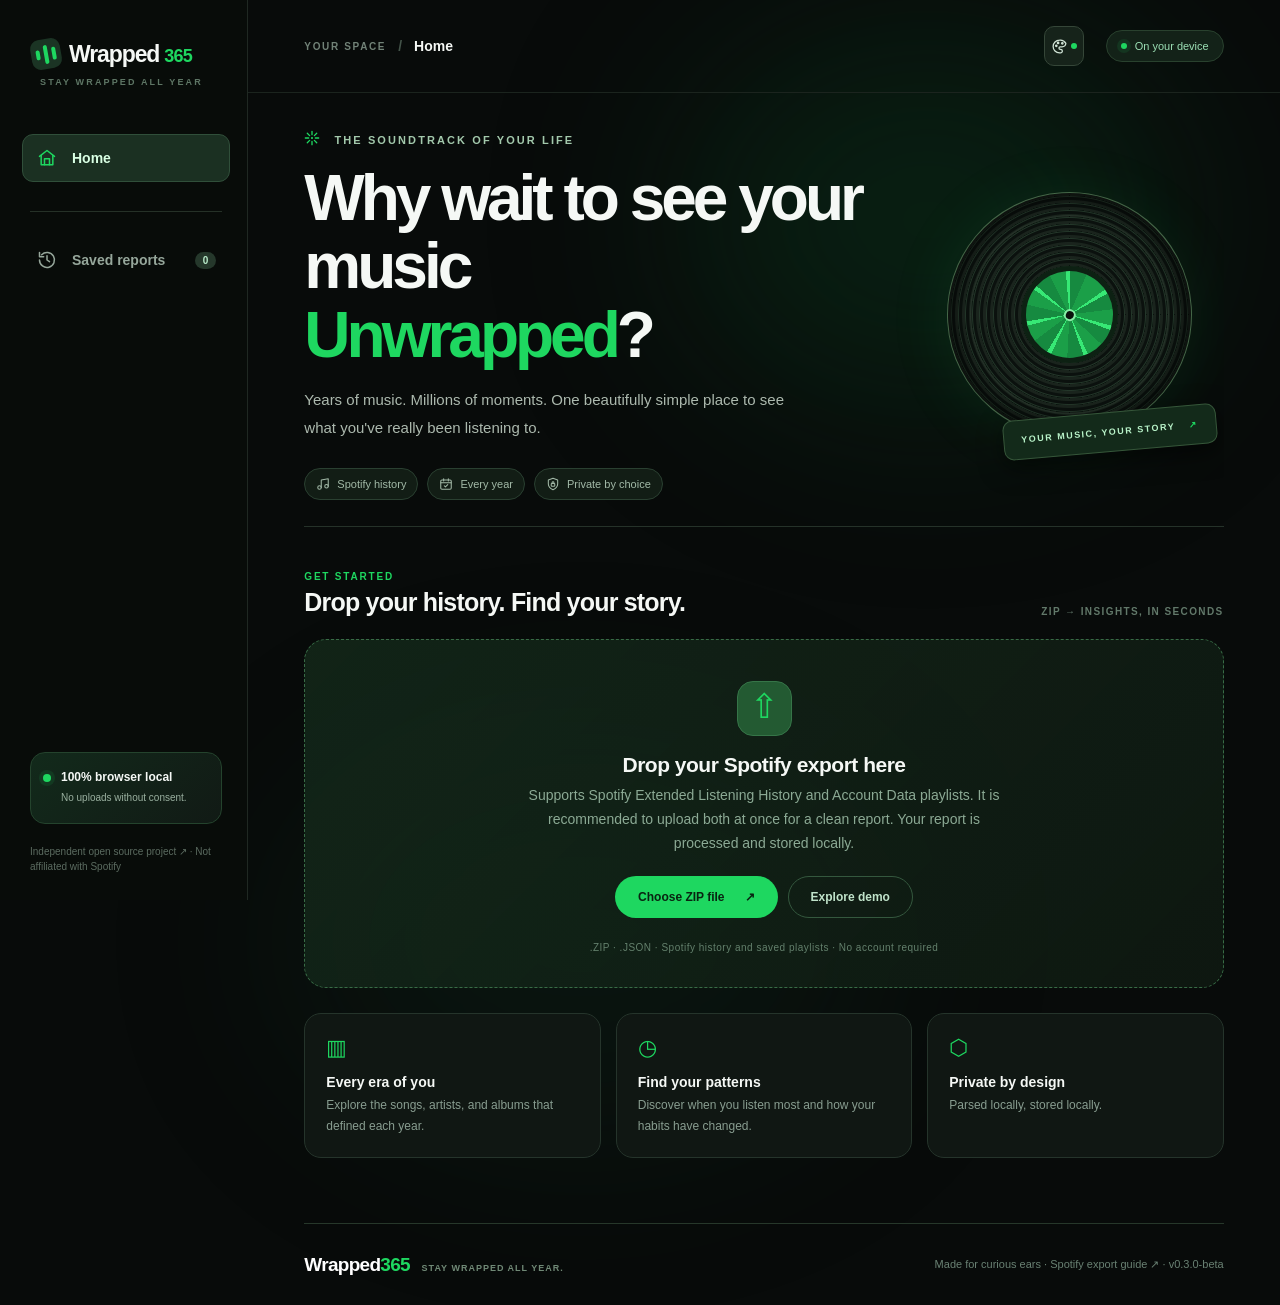
<file: index.html>
<!doctype html>
<html lang="en-GB">
<head>
  <meta charset="utf-8">
  <meta name="viewport" content="width=device-width,initial-scale=1">
  <meta name="theme-color" content="#080b0a">
  <meta name="description" content="Private, in-browser Spotify listening statistics from your Extended Streaming History export.">
  <title>Wrapped 365</title>
  <link rel="icon" href="./favicon.svg" type="image/svg+xml">
  <link rel="stylesheet" href="./styles.css">
</head>
<body>
<div class="glow glow-a" aria-hidden="true"></div><div class="glow glow-b" aria-hidden="true"></div>
<div id="loading-overlay" class="loading-overlay hidden" role="status" aria-live="polite" aria-atomic="true">
  <div class="loading-card">
    <span class="loading-wheel" aria-hidden="true"></span>
    <div class="loading-copy"><strong id="loading-label">Working on your music…</strong><span id="loading-detail">Processing locally. Shouldn't take long.</span></div>
  </div>
</div>
<div class="app-shell">
  <aside class="sidebar">
    <a class="brand" href="#home" aria-label="Wrapped 365 home"><span class="brand-mark"><span></span><span></span><span></span></span><span class="brand-name">Wrapped<span class="brand-dot">365</span></span></a>
    <div class="side-caption">STAY WRAPPED ALL YEAR</div>
    <nav class="navigation" aria-label="Main navigation">
      <button class="nav-link active" data-nav="home"><span class="icon icon-svg"><svg viewBox="0 0 24 24" fill="none" stroke="currentColor" stroke-width="1.8" stroke-linecap="round" stroke-linejoin="round" aria-hidden="true"><path d="m3 10 9-7 9 7"/><path d="M5 9v11h14V9"/><path d="M9 20v-7h6v7"/></svg></span><span>Home</span></button>
      <button class="nav-link report-only" data-nav="overview"><span class="icon icon-svg"><svg viewBox="0 0 24 24" fill="none" stroke="currentColor" stroke-width="1.8" stroke-linecap="round" stroke-linejoin="round" aria-hidden="true"><path d="M3 3v18h18"/><path d="m7 15 4-5 4 3 5-7"/></svg></span><span>Overview</span></button>
      <button class="nav-link report-only" data-nav="tracks"><span class="icon">♫</span><span>Tracks</span></button>
      <button class="nav-link report-only" data-nav="artists"><span class="icon icon-svg"><svg viewBox="0 0 24 24" fill="none" stroke="currentColor" stroke-width="1.8" stroke-linecap="round" stroke-linejoin="round" aria-hidden="true"><circle cx="12" cy="8" r="4"/><path d="M4 21a8 8 0 0 1 16 0"/></svg></span><span>Artists</span></button>
      <button class="nav-link report-only" data-nav="albums"><span class="icon icon-svg"><svg viewBox="0 0 24 24" fill="none" stroke="currentColor" stroke-width="1.8" stroke-linecap="round" stroke-linejoin="round" aria-hidden="true"><circle cx="12" cy="12" r="9"/><circle cx="12" cy="12" r="2.5"/><path d="M7 7a7 7 0 0 1 5-2"/></svg></span><span>Albums</span></button>
      <button class="nav-link report-only" data-nav="playlists"><span class="icon">≡</span><span>Playlists</span></button>
      <button class="nav-link report-only" data-nav="eras"><span class="icon icon-svg"><svg viewBox="0 0 24 24" fill="none" stroke="currentColor" stroke-width="1.8" stroke-linecap="round" stroke-linejoin="round" aria-hidden="true"><circle cx="12" cy="12" r="9"/><path d="M12 3v4m0 10v4M3 12h4m10 0h4M5.6 5.6l2.8 2.8m7.2 7.2 2.8 2.8M18.4 5.6l-2.8 2.8m-7.2 7.2-2.8 2.8"/></svg></span><span>Eras</span></button>
      <button class="nav-link report-only" data-nav="search"><span class="icon">⌕</span><span>Search</span></button>
       <button class="nav-link report-only" data-nav="patterns"><span class="icon icon-svg"><svg viewBox="0 0 24 24" fill="none" stroke="currentColor" stroke-width="1.8" stroke-linecap="round" stroke-linejoin="round" aria-hidden="true"><path d="M2 12h4l3-7 5 14 3-7h5"/></svg></span><span>Listening patterns</span></button>
      <div class="nav-separator"></div>
      <button id="soundcheck-nav" class="nav-link hidden" data-nav="soundcheck" type="button"><span class="icon icon-svg"><svg viewBox="0 0 24 24" fill="none" stroke="currentColor" stroke-width="1.8" stroke-linecap="round" stroke-linejoin="round" aria-hidden="true"><path d="M2 12h4l3-7 5 14 3-7h5"/><circle cx="12" cy="12" r="10" stroke-dasharray="2 4" opacity=".45"/></svg></span><span>Soundcheck</span></button>
      <button class="nav-link" data-nav="history"><span class="icon icon-svg"><svg viewBox="0 0 24 24" fill="none" stroke="currentColor" stroke-width="1.8" stroke-linecap="round" stroke-linejoin="round" aria-hidden="true"><path d="M3 12a9 9 0 1 0 2.6-6.4"/><path d="M3 3v5h5"/><path d="M12 7v5l3 2"/></svg></span><span>Saved reports</span><span id="history-badge" class="nav-count">0</span></button>
    </nav>
    <div class="sidebar-bottom">
      <div class="privacy-mini"><span class="privacy-dot"></span><span>100% browser local<br><small>No uploads without consent.</small></span></div>
      <div class="sidebar-foot">
      <a href="https://github.com/j25519/wrapped365" target="_blank" rel="noopener noreferrer">Independent open source project ↗</a>
      · Not affiliated with Spotify
    </div>
    </div>
  </aside>

  <div class="main-wrap">
    <header class="topbar">
      <div class="breadcrumb"><button id="nav-back" class="nav-back hidden" type="button" title="Go back one step" aria-label="Go back one step"><svg viewBox="0 0 24 24" fill="none" stroke="currentColor" stroke-width="1.9" stroke-linecap="round" stroke-linejoin="round" aria-hidden="true"><path d="m14 6-6 6 6 6"/></svg></button><span class="breadcrumb-root">YOUR SPACE</span><span class="crumb-slash">/</span><span id="page-name">Home</span></div>
      <div class="topbar-actions">
<div class="theme-picker" id="theme-picker">
          <button class="theme-toggle" id="theme-toggle" type="button" title="Choose accent colour" aria-label="Choose accent colour" aria-haspopup="true" aria-controls="theme-menu" aria-expanded="false"><svg viewBox="0 0 24 24" width="19" height="19" fill="none" stroke="currentColor" stroke-width="1.8" stroke-linecap="round" stroke-linejoin="round" aria-hidden="true"><path d="M12 3a9 9 0 1 0 0 18h1.5a2.5 2.5 0 0 0 0-5h-.5a1.75 1.75 0 0 1 0-3.5h2.5A5.5 5.5 0 0 0 21 7.5 9.2 9.2 0 0 0 12 3Z"/><circle cx="7.5" cy="11" r="1"/><circle cx="10" cy="7" r="1"/><circle cx="16" cy="7.5" r="1"/></svg><span class="theme-current-dot" aria-hidden="true"></span></button>
          <div id="theme-menu" class="theme-menu hidden" role="group" aria-label="Accent colour selection">
            <div class="theme-menu-title">ACCENT COLOUR</div>
            <div class="theme-options">
              <button type="button" class="theme-option" data-theme-choice="green" aria-pressed="true"><span class="theme-swatch" style="--swatch:#1ed760"></span>Green</button>
              <button type="button" class="theme-option" data-theme-choice="blue" aria-pressed="false"><span class="theme-swatch" style="--swatch:#3b82f6"></span>Blue</button>
              <button type="button" class="theme-option" data-theme-choice="red" aria-pressed="false"><span class="theme-swatch" style="--swatch:#fb5d69"></span>Red</button>
              <button type="button" class="theme-option" data-theme-choice="purple" aria-pressed="false"><span class="theme-swatch" style="--swatch:#a78bfa"></span>Purple</button>
              <button type="button" class="theme-option" data-theme-choice="pink" aria-pressed="false"><span class="theme-swatch" style="--swatch:#f472b6"></span>Pink</button>
              <button type="button" class="theme-option" data-theme-choice="gold" aria-pressed="false"><span class="theme-swatch" style="--swatch:#eabf53"></span>Gold</button>
            </div>
          </div>
        </div>
        <span class="live-pill"><span class="live-dot"></span> On your device</span>
        <div id="report-controls" class="report-controls hidden"><button id="randomise-demo" type="button" class="demo-randomise hidden" title="Generate a new random demo" aria-label="Randomise demo"><svg width="17" height="17" viewBox="0 0 24 24" fill="none" stroke="currentColor" stroke-width="2" stroke-linecap="round" stroke-linejoin="round" aria-hidden="true"><path d="m18 14 4 4-4 4"/><path d="m18 2 4 4-4 4"/><path d="M2 18h2.5a6 6 0 0 0 5.2-3l4.6-8A6 6 0 0 1 19.5 4H22"/><path d="M2 6h2.5a6 6 0 0 1 5.2 3"/><path d="M14 16a6 6 0 0 0 5.5 2H22"/></svg><span>Randomise</span></button><label for="year-filter" class="sr-only">Select listening year</label><select id="year-filter" class="select"><option value="all">All time</option></select><button class="small-icon-btn" id="new-upload" title="Import another ZIP" aria-label="Import another ZIP">＋</button></div>
        <div class="mobile-actions" id="mobile-actions">
          <button id="mobile-actions-toggle" class="mobile-actions-toggle" type="button" title="More options" aria-label="More options" aria-haspopup="true" aria-controls="mobile-actions-menu" aria-expanded="false"><svg viewBox="0 0 24 24" fill="none" stroke="currentColor" stroke-width="2" stroke-linecap="round" aria-hidden="true"><circle cx="5" cy="12" r="1.4" fill="currentColor" stroke="none"/><circle cx="12" cy="12" r="1.4" fill="currentColor" stroke="none"/><circle cx="19" cy="12" r="1.4" fill="currentColor" stroke="none"/></svg></button>
          <div id="mobile-actions-menu" class="mobile-actions-menu hidden" role="group" aria-label="More options">
            <div class="mobile-actions-heading">YOUR CONTROLS</div>
            <button id="mobile-import" class="mobile-action-row" type="button"><svg viewBox="0 0 24 24" fill="none" stroke="currentColor" stroke-width="1.8" stroke-linecap="round" stroke-linejoin="round" aria-hidden="true"><path d="M12 16V4m-5 5 5-5 5 5"/><path d="M4 16v3a2 2 0 0 0 2 2h12a2 2 0 0 0 2-2v-3"/></svg> Import ZIP / JSON</button>
            <button id="mobile-randomise" class="mobile-action-row hidden" type="button"><svg viewBox="0 0 24 24" fill="none" stroke="currentColor" stroke-width="1.8" stroke-linecap="round" stroke-linejoin="round" aria-hidden="true"><path d="m18 14 4 4-4 4M18 2l4 4-4 4M2 18h2.5a6 6 0 0 0 5.2-3l4.6-8A6 6 0 0 1 19.5 4H22M2 6h2.5a6 6 0 0 1 5.2 3M14 16a6 6 0 0 0 5.5 2H22"/></svg> Randomise demo</button>
            <div class="mobile-actions-divider"></div>
            <div class="mobile-actions-heading">ACCENT COLOUR</div>
            <div class="theme-options mobile-theme-options" role="group" aria-label="Accent colour selection">
              <button type="button" class="theme-option" data-theme-choice="green" aria-pressed="true"><span class="theme-swatch" style="--swatch:#1ed760"></span>Green</button>
              <button type="button" class="theme-option" data-theme-choice="blue" aria-pressed="false"><span class="theme-swatch" style="--swatch:#3b82f6"></span>Blue</button>
              <button type="button" class="theme-option" data-theme-choice="red" aria-pressed="false"><span class="theme-swatch" style="--swatch:#fb5d69"></span>Red</button>
              <button type="button" class="theme-option" data-theme-choice="purple" aria-pressed="false"><span class="theme-swatch" style="--swatch:#a78bfa"></span>Purple</button>
              <button type="button" class="theme-option" data-theme-choice="pink" aria-pressed="false"><span class="theme-swatch" style="--swatch:#f472b6"></span>Pink</button>
              <button type="button" class="theme-option" data-theme-choice="gold" aria-pressed="false"><span class="theme-swatch" style="--swatch:#eabf53"></span>Gold</button>
            </div>
            <div class="mobile-actions-note"><span class="live-dot"></span> All analytics processed locally</div>
          </div>
        </div>
      </div>
    </header>

    <main id="main-content">
      <section id="view-home" class="view active">
        <div class="hero">
          <div class="hero-copy">
            <div class="eyebrow"><span class="spark" aria-hidden="true"><svg width="16" height="16" viewBox="0 0 24 24" fill="none" stroke="currentColor" stroke-width="2" stroke-linecap="round" aria-hidden="true" style="vertical-align:-2px"><path d="M12 2v5m0 10v5M2 12h5m10 0h5M4.93 4.93l3.54 3.54m7.06 7.06 3.54 3.54m0-14.14-3.54 3.54m-7.06 7.06-3.54 3.54"/><circle cx="12" cy="12" r="1.6" fill="currentColor" stroke="none"/></svg></span> THE SOUNDTRACK OF YOUR LIFE</div>
            <h1>Why wait to see your music<br><em>Unwrapped</em>?</h1>
            <p>Years of music. Millions of moments. One beautifully simple place to see what you've really been listening to.</p>
            <div class="hero-chips"><span><svg viewBox="0 0 24 24" fill="none" stroke="currentColor" stroke-width="1.8" stroke-linecap="round" stroke-linejoin="round" aria-hidden="true"><path d="M9 18V5l12-2v13"/><circle cx="6" cy="18" r="3"/><circle cx="18" cy="16" r="3"/></svg>Spotify history</span><span><svg viewBox="0 0 24 24" fill="none" stroke="currentColor" stroke-width="1.8" stroke-linecap="round" stroke-linejoin="round" aria-hidden="true"><rect x="3" y="5" width="18" height="16" rx="2"/><path d="M16 3v4M8 3v4M3 10h18"/><path d="m9 15 2 2 4-4"/></svg>Every year</span><span><svg viewBox="0 0 24 24" fill="none" stroke="currentColor" stroke-width="1.8" stroke-linecap="round" stroke-linejoin="round" aria-hidden="true"><path d="M12 22s8-4 8-10V5l-8-3-8 3v7c0 6 8 10 8 10Z"/><rect x="9" y="11" width="6" height="5" rx="1"/><path d="M10.5 11V9.5a1.5 1.5 0 0 1 3 0V11"/></svg>Private by choice</span></div>
          </div>
          <div class="hero-vinyl" aria-hidden="true"><div class="vinyl-disc"><div class="vinyl-centre"><div class="vinyl-hole"></div></div></div><div class="vinyl-tag">YOUR MUSIC, YOUR STORY <span>↗</span></div></div>
        </div>
        <div class="section-heading landing-heading"><div><div class="kicker">GET STARTED</div><h2>Drop your history. Find your story.</h2></div><span class="heading-note">ZIP → INSIGHTS, IN SECONDS</span></div>
        <div id="dropzone" class="dropzone" tabindex="0" role="button" aria-label="Upload your Spotify data ZIP"><div class="upload-icon">⇧</div><h3>Drop your Spotify export here</h3><p>Supports Spotify Extended Listening History and Account Data playlists. It is recommended to upload both at once for a clean report. Your report is processed and stored locally.</p><div class="upload-actions"><button id="browse-button" class="btn btn-primary">Choose ZIP file <span>↗</span></button><button id="demo-button" class="btn btn-outline">Explore demo</button></div><div class="drop-caption">.ZIP · .JSON · Spotify history and saved playlists · No account required</div></div>
        <input type="file" id="file-input" accept=".zip,.json,application/zip,application/json" hidden>
        <div id="import-status" class="import-status hidden" role="status" aria-live="polite"><div class="spinner"></div><div class="import-status-body"><strong id="import-status-title">Reading your archive…</strong><span id="import-status-detail">Your report is being processed locally.</span><div class="progress-rail"><div id="progress-fill" class="progress-fill"></div></div></div></div>
        <div id="error-box" class="error-box hidden" role="alert"></div>
        <div class="feature-grid"><article><span class="feature-icon">▥</span><h3>Every era of you</h3><p>Explore the songs, artists, and albums that defined each year.</p></article><article><span class="feature-icon">◷</span><h3>Find your patterns</h3><p>Discover when you listen most and how your habits have changed.</p></article><article><span class="feature-icon">⬡</span><h3>Private by design</h3><p>Parsed locally, stored locally.</p></article></div>
      </section>

      <section id="view-overview" class="view">
        <div class="page-intro"><div><div class="eyebrow"><span class="spark" aria-hidden="true"><svg width="16" height="16" viewBox="0 0 24 24" fill="none" stroke="currentColor" stroke-width="2" stroke-linecap="round" aria-hidden="true" style="vertical-align:-2px"><path d="M12 2v5m0 10v5M2 12h5m10 0h5M4.93 4.93l3.54 3.54m7.06 7.06 3.54 3.54m0-14.14-3.54 3.54m-7.06 7.06-3.54 3.54"/><circle cx="12" cy="12" r="1.6" fill="currentColor" stroke="none"/></svg></span> YOUR YEAR IN SOUND</div><h1 id="overview-title">The big picture<span class="accent">.</span></h1><p id="overview-subtitle">A look at the music that made you, you.</p></div><div class="data-badge" id="range-label">ALL TIME</div></div>
        <div id="storage-warning" class="storage-warning hidden">This report is visible, but your browser could not save it. Persistent storage might be blocked or full. Keep your original Spotify ZIP safe.</div>
        <div id="summary-stats" class="stats-grid"></div>
        <div class="dashboard-grid">
          <article class="panel wide-panel"><div class="panel-heading"><div><div class="kicker">THE TIMELINE</div><h2 id="timeline-title">Listening over time</h2></div><div class="legend"><span class="legend-dot"></span> Listening hours</div></div><div id="timeline-chart" class="chart-area"></div></article>
          <article class="panel"><div class="panel-heading"><div><div class="kicker">ON REPEAT</div><h2>Top artists</h2></div><button class="text-link" data-go="artists">See all ↗</button></div><div id="overview-artists" class="rank-list"></div></article>
          <article class="panel"><div class="panel-heading"><div><div class="kicker">THE FAVOURITES</div><h2>Top tracks</h2></div><button class="text-link" data-go="tracks">See all ↗</button></div><div id="overview-tracks" class="rank-list"></div></article>
        </div>
        <div id="overview-insights" class="insight-grid"></div>
        <div class="method-foot">Play counts include music events played for at least 30 seconds. Times and dates use UTC. <button class="inline-link" id="about-method">How this works ↗</button></div>
      </section>

      <section id="view-artists" class="view"><div class="page-intro"><div><div class="eyebrow"><span class="spark" aria-hidden="true"><svg width="16" height="16" viewBox="0 0 24 24" fill="none" stroke="currentColor" stroke-width="2" stroke-linecap="round" aria-hidden="true" style="vertical-align:-2px"><path d="M12 2v5m0 10v5M2 12h5m10 0h5M4.93 4.93l3.54 3.54m7.06 7.06 3.54 3.54m0-14.14-3.54 3.54m-7.06 7.06-3.54 3.54"/><circle cx="12" cy="12" r="1.6" fill="currentColor" stroke="none"/></svg></span> THE PEOPLE BEHIND THE MUSIC</div><h1>Top artists<span class="accent">.</span></h1><p>The voices you kept coming back to.</p></div></div><div class="panel listing-panel"><div class="listing-controls"><div class="search-box">⌕ <input id="artist-search" placeholder="Search artists" autocomplete="off" aria-label="Search artists"></div><div class="sort-buttons" data-sort-for="artists"><button class="sort-btn active" data-sort="plays">Plays</button><button class="sort-btn" data-sort="ms">Time</button></div></div><div id="artist-list" class="full-rank-list"></div><button id="artist-more" class="load-more hidden">Show more artists ↓</button></div></section>
      <section id="view-tracks" class="view"><div class="page-intro"><div><div class="eyebrow"><span class="spark" aria-hidden="true"><svg width="16" height="16" viewBox="0 0 24 24" fill="none" stroke="currentColor" stroke-width="2" stroke-linecap="round" aria-hidden="true" style="vertical-align:-2px"><path d="M12 2v5m0 10v5M2 12h5m10 0h5M4.93 4.93l3.54 3.54m7.06 7.06 3.54 3.54m0-14.14-3.54 3.54m-7.06 7.06-3.54 3.54"/><circle cx="12" cy="12" r="1.6" fill="currentColor" stroke="none"/></svg></span> IN CONSTANT ROTATION</div><h1>Top tracks<span class="accent">.</span></h1><p>Your most replayed soundtrack, one song at a time.</p></div></div><div class="panel listing-panel"><div class="listing-controls"><div class="search-box">⌕ <input id="track-search" placeholder="Search tracks or any credited artist" autocomplete="off" aria-label="Search tracks"></div><div class="sort-buttons" data-sort-for="tracks"><button class="sort-btn active" data-sort="plays">Plays</button><button class="sort-btn" data-sort="ms">Time</button></div></div><div id="track-list" class="full-rank-list"></div><button id="track-more" class="load-more hidden">Show more tracks ↓</button></div></section>
      <section id="view-albums" class="view"><div class="page-intro"><div><div class="eyebrow"><span class="spark" aria-hidden="true"><svg width="16" height="16" viewBox="0 0 24 24" fill="none" stroke="currentColor" stroke-width="2" stroke-linecap="round" aria-hidden="true" style="vertical-align:-2px"><path d="M12 2v5m0 10v5M2 12h5m10 0h5M4.93 4.93l3.54 3.54m7.06 7.06 3.54 3.54m0-14.14-3.54 3.54m-7.06 7.06-3.54 3.54"/><circle cx="12" cy="12" r="1.6" fill="currentColor" stroke="none"/></svg></span> FRONT TO BACK</div><h1>Top albums<span class="accent">.</span></h1><p>The records that lived in your rotation.</p></div></div><div class="panel listing-panel"><div class="listing-controls"><div class="search-box">⌕ <input id="album-search" placeholder="Search albums or artists" autocomplete="off" aria-label="Search albums"></div><div class="sort-buttons" data-sort-for="albums"><button class="sort-btn active" data-sort="plays">Plays</button><button class="sort-btn" data-sort="ms">Time</button></div></div><div id="album-list" class="full-rank-list"></div><button id="album-more" class="load-more hidden">Show more albums ↓</button></div></section>
       <section id="view-playlists" class="view">
         <div class="page-intro"><div><div class="eyebrow">YOUR COLLECTIONS</div><h1>Playlists<span class="accent">.</span></h1><p>Saved playlists are separate from your music library. Explore their tracks and, in the demo, their simulated listening sessions.</p></div></div>
         <div id="playlist-listing">
           <div class="section-heading playlist-group-heading"><div><div class="kicker">CURATED COLLECTIONS</div><h2>Saved playlists</h2></div></div>
           <div id="playlist-curated" class="playlist-card-grid"></div>
           <div id="playlist-social-section" class="hidden"><div class="section-heading playlist-group-heading"><div><div class="kicker">SIMULATED SOCIAL LIBRARY</div><h2>Friend playlists</h2></div></div><p class="search-muted">These randomly generated demo collections remain independent of curated playlists and their listening sessions.</p><div id="playlist-social" class="playlist-card-grid"></div></div>
         </div>
         <div id="playlist-detail-container" class="hidden"></div>
       </section>
       <section id="view-eras" class="view">
         <div class="page-intro"><div><div class="eyebrow"><span class="spark" aria-hidden="true"><svg width="16" height="16" viewBox="0 0 24 24" fill="none" stroke="currentColor" stroke-width="2" stroke-linecap="round" aria-hidden="true" style="vertical-align:-2px"><path d="M12 2v5m0 10v5M2 12h5m10 0h5M4.93 4.93l3.54 3.54m7.06 7.06 3.54 3.54m0-14.14-3.54 3.54m-7.06 7.06-3.54 3.54"/><circle cx="12" cy="12" r="1.6" fill="currentColor" stroke="none"/></svg></span> YOUR MUSIC, IN CHAPTERS</div><h1>Listening eras<span class="accent">.</span></h1><p>Go back to the months when certain songs, albums, and artists were everything.</p></div><div class="data-badge" id="eras-range-label">ALL TIME</div></div>
         <div id="era-legacy-notice" class="storage-warning hidden" role="status"></div>
         <div id="era-dashboard" class="hidden">
           <div id="era-stats" class="stats-grid"></div>
           <article class="panel era-section"><div class="panel-heading"><div><div class="kicker">CHAPTERS OF YOUR LIFE</div><h2>Your listening eras</h2></div></div><p class="era-explainer">Automatically identified from changing monthly listening patterns, not fixed calendar years. Select a chapter to revisit its defining music.</p><div id="era-chapters" class="era-chapter-grid"></div><div id="era-chapter-details" class="era-chapter-details"></div></article>
           <article class="panel era-section"><div class="panel-heading"><div><div class="kicker">THE TIME MACHINE</div><h2>Explore month by month</h2></div><span class="heading-note">SELECT A MONTH</span></div><div id="era-month-strip" class="era-month-strip" aria-label="Listening months"></div></article>
           <div id="era-month-detail"></div>
           <div id="era-memory" class="era-memory-grid"></div>
           <article class="panel era-section"><div class="panel-heading era-rank-header"><div><div class="kicker">UNDER THE MICROSCOPE</div><h2>The music that defined this month</h2></div><div class="sort-buttons" data-era-sort-controls><button type="button" class="sort-btn active" data-era-sort="plays">Plays</button><button type="button" class="sort-btn" data-era-sort="ms">Time</button></div></div><div class="era-ranking-grid"><div><h3>Top tracks</h3><div id="era-tracks" class="rank-list"></div><button id="era-more-tracks" class="load-more hidden" type="button" data-era-more="tracks">Show more tracks ↓</button></div><div><h3>Top artists</h3><div id="era-artists" class="rank-list"></div><button id="era-more-artists" class="load-more hidden" type="button" data-era-more="artists">Show more artists ↓</button></div><div><h3>Top albums</h3><div id="era-albums" class="rank-list"></div><button id="era-more-albums" class="load-more hidden" type="button" data-era-more="albums">Show more albums ↓</button></div></div></article>
           <p class="method-foot">Listening eras are inferred from your recorded music plays, grouped by UTC month. Only streams of 30 seconds or more count towards rankings. First discoveries mean first appearances in this export; older data may be incomplete. A missing month means no qualifying plays were recorded, not necessarily that you stopped listening.</p>
         </div>
       </section>
       <section id="view-search" class="view">
         <div class="page-intro"><div><div class="eyebrow"><span class="spark" aria-hidden="true"><svg width="16" height="16" viewBox="0 0 24 24" fill="none" stroke="currentColor" stroke-width="2" stroke-linecap="round" aria-hidden="true" style="vertical-align:-2px"><path d="M12 2v5m0 10v5M2 12h5m10 0h5M4.93 4.93l3.54 3.54m7.06 7.06 3.54 3.54m0-14.14-3.54 3.54m-7.06 7.06-3.54 3.54"/><circle cx="12" cy="12" r="1.6" fill="currentColor" stroke="none"/></svg></span> EVERYTHING CONNECTS</div><h1>Explore your music<span class="accent">.</span></h1><p>Search a track, album, or artist and discover its place in your listening history.</p></div><div class="data-badge" id="search-range">ALL TIME</div></div>
         <div class="panel search-browser">
           <div class="search-unified-input"><span aria-hidden="true">⌕</span><input id="unified-search" type="search" placeholder="A song, album, artist, playlist, or featured artist..." autocomplete="off" spellcheck="false" aria-label="Search your music"/></div>
           <div class="search-controls"><div class="search-filter-chips" role="group" aria-label="Filter by type"><button type="button" class="active" data-search-filter-chip="all" aria-pressed="true">Everything</button><button type="button" data-search-filter-chip="tracks" aria-pressed="false">Tracks</button><button type="button" data-search-filter-chip="artists" aria-pressed="false">Artists</button><button type="button" data-search-filter-chip="albums" aria-pressed="false">Albums</button><button type="button" data-search-filter-chip="playlists" aria-pressed="false">Playlists</button></div><label class="sr-only" for="search-filter">Filter search results</label><select class="select sr-only" id="search-filter" tabindex="-1" aria-hidden="true"><option value="all">Everything</option><option value="tracks">Tracks</option><option value="artists">Artists</option><option value="albums">Albums</option><option value="playlists">Playlists</option></select><span id="search-result-count" class="search-result-count" role="status" aria-live="polite"></span></div>
           <div class="search-workspace"><div class="search-result-column"><div id="search-results" class="search-results"></div><button id="search-more" type="button" class="load-more hidden">Show more ↓</button></div><div id="search-detail" class="search-detail-column"></div></div>
         </div>
         <p class="method-foot">Searches run exclusively in your browser against the imported report. Featured artist matches are available when the source supplied artist credits. Spotify's standard Extended Streaming History often includes only the album artist.</p>
       </section>
      <section id="view-patterns" class="view"><div class="page-intro"><div><div class="eyebrow"><span class="spark" aria-hidden="true"><svg width="16" height="16" viewBox="0 0 24 24" fill="none" stroke="currentColor" stroke-width="2" stroke-linecap="round" aria-hidden="true" style="vertical-align:-2px"><path d="M12 2v5m0 10v5M2 12h5m10 0h5M4.93 4.93l3.54 3.54m7.06 7.06 3.54 3.54m0-14.14-3.54 3.54m-7.06 7.06-3.54 3.54"/><circle cx="12" cy="12" r="1.6" fill="currentColor" stroke="none"/></svg></span> BETWEEN THE LINES</div><h1>Your listening DNA<span class="accent">.</span></h1><p>When, where, and how the music happens.</p></div></div><div id="pattern-insights" class="insight-grid"></div><div class="dashboard-grid"><article class="panel wide-panel"><div class="panel-heading"><div><div class="kicker">24 HOURS, 7 DAYS</div><h2>Your listening heatmap</h2></div><div class="legend">Darker → quieter · Brighter → louder</div></div><div id="heatmap" class="heatmap-container"></div><div class="chart-note">Listening duration grouped by the UTC hour and weekday when playback ended.</div></article><article class="panel"><div class="panel-heading"><div><div class="kicker">ON THE GO</div><h2>Listening platforms</h2></div></div><div id="platform-list" class="rank-list"></div></article><article class="panel"><div class="panel-heading"><div><div class="kicker">BY THE NUMBERS</div><h2>How you listen</h2></div></div><div id="detail-stats" class="detail-stat-list"></div></article></div></section>
      <section id="view-history" class="view"><div class="page-intro"><div><div class="eyebrow"><span class="spark" aria-hidden="true"><svg width="16" height="16" viewBox="0 0 24 24" fill="none" stroke="currentColor" stroke-width="2" stroke-linecap="round" aria-hidden="true" style="vertical-align:-2px"><path d="M12 2v5m0 10v5M2 12h5m10 0h5M4.93 4.93l3.54 3.54m7.06 7.06 3.54 3.54m0-14.14-3.54 3.54m-7.06 7.06-3.54 3.54"/><circle cx="12" cy="12" r="1.6" fill="currentColor" stroke="none"/></svg></span> YOUR OWN ARCHIVE</div><h1>Saved reports<span class="accent">.</span></h1><p>Your previous imports, saved only in this browser.</p></div><button id="clear-history" class="btn btn-danger">Delete all saved reports</button></div><div id="history-list" class="history-grid"></div><div class="history-explanation"><span class="feature-icon">⬡</span><div><strong>Stored on your device, not our servers.</strong><p>A first party cookie identifies your local report collection. Aggregated reports live in IndexedDB. Clearing browser site data removes them, and clearing just the cookie makes existing reports inaccessible through this interface.</p></div></div></section>
      <section id="view-soundcheck" class="view">
        <div class="page-intro sc-intro"><div><div class="eyebrow"><span class="spark" aria-hidden="true"><svg width="16" height="16" viewBox="0 0 24 24" fill="none" stroke="currentColor" stroke-width="2" stroke-linecap="round"><path d="M2 12h4l3-7 5 14 3-7h5"/></svg></span> BACKSTAGE ACCESS</div><h1>Soundcheck<span class="accent">.</span></h1><p>See how your listening statistics were built. All measurements stay in this browser.</p></div><span id="soundcheck-type" class="data-badge">NO DIAGNOSTICS YET</span></div>
        <div class="sc-export-actions"><button id="soundcheck-download" class="btn btn-primary" type="button" disabled><svg width="16" height="16" viewBox="0 0 24 24" fill="none" stroke="currentColor" stroke-width="1.9" stroke-linecap="round" stroke-linejoin="round" aria-hidden="true"><path d="M12 3v12m-5-5 5 5 5-5"/><path d="M4 16v4h16v-4"/></svg> Download debug report</button><span>Export the selected processing run as privacy filtered JSON.</span></div>
        <div id="soundcheck-dashboard"></div>
        <div class="panel sc-history"><div class="sc-panel-head"><div><div class="kicker">LOCAL DIAGNOSTICS</div><h2>Recent processing runs</h2></div></div><p class="search-muted">Saved summaries are retained after a refresh, including failed operations. Demo listening events are not saved with these summaries.</p><div id="soundcheck-recent" class="sc-history-list"></div></div>
        <div class="sc-privacy"><div><strong>For your eyes only.</strong><p>Soundcheck stores aggregated counts, timing information, browser/OS names and available version numbers, and the Wrapped 365 version - all locally, we don't upload anything. It does NOT include your IP address, Spotify account details, email, subscription or billing data, or raw track-by-track history in diagnostic summaries.</p></div><div class="sc-privacy-actions"><button id="soundcheck-clear" type="button" class="btn btn-danger">Delete diagnostic reports</button><button id="soundcheck-disable" type="button" class="btn btn-outline">Disable Soundcheck</button></div></div>
      </section>
    </main>
    <footer class="footer">
      <span>Wrapped<span class="accent">365</span> <small>STAY WRAPPED ALL YEAR.</small></span>
      <span>
        Made for curious ears ·
        <a href="https://support.spotify.com/uk/article/understanding-your-data/"
          target="_blank" rel="noopener noreferrer">Spotify export guide ↗</a>
        <span id="app-version"></span>
      </span>
    </footer>
  </div>
</div>
<div id="soundcheck-toast" class="soundcheck-toast hidden" role="status" aria-live="polite"><span class="sc-toast-symbol" aria-hidden="true"><svg width="28" height="28" viewBox="0 0 24 24" fill="none" stroke="currentColor" stroke-width="2" stroke-linecap="round"><path d="M2 12h4l3-7 5 14 3-7h5"/></svg></span><span><strong>Backstage access granted</strong><small>Soundcheck is now unlocked.</small></span></div>
 <dialog id="soundcheck-export-dialog" aria-labelledby="soundcheck-export-title"><div class="dialog-body"><button type="button" class="dialog-close" id="soundcheck-export-cancel" aria-label="Cancel download">×</button><div class="kicker">PRIVATE DEBUG EXPORT</div><h2 id="soundcheck-export-title">Download Soundcheck report?</h2><p>Here's exactly what the JSON report includes and excludes. This checklist is the same privacy information used to generate the downloaded file.</p><div class="sc-export-checklist" aria-label="Debug report privacy checklist"><section><h3>Included in the report</h3><ul id="soundcheck-export-includes" class="sc-export-list"></ul></section><section><h3>Not included</h3><ul id="soundcheck-export-excludes" class="sc-export-list"></ul></section></div><p class="sc-export-caution">Aggregated data can still be sensitive. Please review the JSON before sharing it.</p><p><strong>Nothing is uploaded.</strong> The file is created and downloaded entirely in your browser, and only leaves your device if you choose to share it. You should only share it if required.</p><div class="sc-dialog-actions"><button id="soundcheck-export-confirm" type="button" class="btn btn-primary">Download JSON</button><button id="soundcheck-export-back" type="button" class="btn btn-outline">Cancel</button></div></div></dialog>
 <dialog id="method-dialog"><div class="dialog-body"><button id="close-dialog" class="dialog-close" aria-label="Close">×</button><div class="kicker">ABOUT THE NUMBERS</div><h2>How Wrapped 365 counts a play</h2><p>Wrapped 365 reads the music events from your Spotify Extended Streaming History archive. Only tracks played for <strong>at least 30 seconds</strong> contribute to the play counts and rankings. Listening duration is the actual <code>ms_played</code> reported by Spotify, not the full song length.</p><p>Tracks with the same primary artist and title are grouped across releases. When a source provides multiple credited artists, each receives artist level play credit and all names appear in track listings. The standard Spotify Extended Streaming History frequently provides only one album artist, so the app cannot reliably reconstruct missing credits. Album statistics use the album name and primary artist.</p><p>Podcasts, video plays, and records missing music metadata are excluded. Explicit skips and shuffle/offline statistics include valid music events even if they lasted under 30 seconds.</p><p>When Spotify supplies only one artist, Wrapped 365 can infer featured artists from explicit credits in track titles or artist names (such as <code>(feat. Artist)</code>); inferred credits are best effort, not verified metadata.</p><p>All dates are grouped by UTC because Spotify records playback end times in UTC. Wrapped 365 discards usernames, IP addresses, user agents, and other unrelated information without saving them.</p><p><strong>These figures aren't guaranteed to match Spotify Wrapped</strong>, which applies its own eligibility rules and reporting windows.</p><button id="method-ok" class="btn btn-primary">Sounds good</button></div></dialog>
<script src="./jszip.min.js" defer></script>
<script src="./MDB58.js?v=beta1" defer></script>
<script src="./app.js" defer></script>
</body>
</html>
</file>
<file: styles.css>
:root{color-scheme:dark;--bg:#080b0a;--surface:#111713;--surface2:#171e19;--line:#28342b;--muted:#91a098;--dim:#5f7065;--text:#f5f8f5;--green:var(--accent);--green-soft:var(--accent-soft);--radius:20px;font-family:Inter,ui-sans-serif,-apple-system,BlinkMacSystemFont,"Segoe UI",sans-serif;font-feature-settings:"ss01" on}
*{box-sizing:border-box}html{scroll-behavior:smooth}body{margin:0;background:var(--bg);color:var(--text);font-size:14px;min-width:320px}button,input,select{font:inherit}button{cursor:pointer}button:disabled{opacity:.5;cursor:not-allowed}a{color:inherit;text-decoration:none}p{line-height:1.7}.hidden{display:none!important}.sr-only{position:absolute;width:1px;height:1px;padding:0;margin:-1px;overflow:hidden;clip:rect(0,0,0,0);white-space:nowrap;border:0}.accent{color:var(--green)}.glow{position:fixed;pointer-events:none;z-index:-1;filter:blur(100px);opacity:.34;border-radius:50%}.glow-a{top:30px;right:8%;width:500px;height:380px;background:hsl(from #0b4824 calc(h + var(--theme-hue-shift)) s l)}.glow-b{bottom:-240px;left:22%;width:600px;height:400px;background:hsl(from #133d28 calc(h + var(--theme-hue-shift)) s l);opacity:.19}.app-shell{display:flex;min-height:100vh;max-width:1840px;margin:0 auto}.sidebar{width:248px;flex-shrink:0;padding:37px 17px 26px 22px;border-right:1px solid hsl(from #1f2822 calc(h + var(--theme-hue-shift)) s l);display:flex;flex-direction:column;position:sticky;top:0;height:100vh;background:hsl(from rgba(9,13,10,.94) calc(h + var(--theme-hue-shift)) s l / alpha);z-index:3}.brand{display:flex;gap:12px;align-items:center;margin:2px 0 8px 17px;font-size:29px;font-weight:830;letter-spacing:-1.7px}.brand-dot{color:var(--green)}.brand-mark{width:30px;height:30px;border-radius:9px;display:flex;align-items:center;justify-content:center;gap:4px;background:hsl(from #1b3424 calc(h + var(--theme-hue-shift)) s l);transform:rotate(-10deg)}.brand-mark span{display:block;border-radius:4px;width:4px;background:var(--green)}.brand-mark span:nth-child(1){height:10px}.brand-mark span:nth-child(2){height:19px}.brand-mark span:nth-child(3){height:13px}.side-caption{font-size:9px;color:hsl(from #5e7665 calc(h + var(--theme-hue-shift)) s l);font-weight:800;letter-spacing:2.15px;margin:0 0 47px 18px}.navigation{display:flex;flex-direction:column;gap:6px}.nav-link{width:100%;border:1px solid transparent;background:transparent;color:hsl(from #96a79b calc(h + var(--theme-hue-shift)) s l);text-align:left;display:flex;align-items:center;gap:15px;border-radius:11px;padding:13px 13px;font-weight:640;transition:.18s}.nav-link:hover,.nav-link:focus-visible{color:white;background:hsl(from #19231d calc(h + var(--theme-hue-shift)) s l);outline:none}.nav-link.active{color:hsl(from #d9ffe4 calc(h + var(--theme-hue-shift)) s l);background:hsl(from #1b3022 calc(h + var(--theme-hue-shift)) s l);border-color:hsl(from #304f3a calc(h + var(--theme-hue-shift)) s l)}.nav-link.active .icon{color:var(--green)}.nav-link.report-only{display:none}.nav-link.report-only.ready{display:flex}.nav-link .icon{font-size:20px;width:21px;text-align:center;font-weight:400;line-height:1}.nav-separator{height:1px;background:hsl(from #253127 calc(h + var(--theme-hue-shift)) s l);margin:23px 8px 18px}.nav-count{margin-left:auto;min-width:21px;padding:3px 7px;border-radius:20px;text-align:center;background:hsl(from #25382b calc(h + var(--theme-hue-shift)) s l);color:hsl(from #b9ecca calc(h + var(--theme-hue-shift)) s l);font-size:10px}.sidebar-bottom{margin-top:auto;padding:0 8px}.privacy-mini{border:1px solid hsl(from #24432d calc(h + var(--theme-hue-shift)) s l);border-radius:15px;background:linear-gradient(135deg,hsl(from #122a1b calc(h + var(--theme-hue-shift)) s l),hsl(from #111a15 calc(h + var(--theme-hue-shift)) s l));padding:15px 12px;display:flex;align-items:flex-start;gap:10px;font-size:12px;font-weight:700;line-height:1.65}.privacy-mini small{color:hsl(from #9ab0a0 calc(h + var(--theme-hue-shift)) s l);font-weight:400}.privacy-dot,.live-dot{display:inline-block;width:8px;height:8px;border-radius:50%;background:var(--green);box-shadow:0 0 0 4px rgba(var(--accent-rgb),.1);flex-shrink:0;margin-top:6px}.sidebar-foot{font-size:10px;color:hsl(from #5b6b60 calc(h + var(--theme-hue-shift)) s l);line-height:1.5;margin-top:20px}.main-wrap{flex:1;min-width:0;display:flex;flex-direction:column}.topbar{height:93px;padding:0 clamp(22px,4.4vw,75px);display:flex;align-items:center;justify-content:space-between;border-bottom:1px solid hsl(from #1b241e calc(h + var(--theme-hue-shift)) s l)}.breadcrumb{display:flex;align-items:center;gap:12px;font-weight:660}.breadcrumb-root{font-size:10px;color:#718277;letter-spacing:1.65px;font-weight:800}.crumb-slash{color:hsl(from #435349 calc(h + var(--theme-hue-shift)) s l)}.topbar-actions{display:flex;align-items:center;gap:22px}.live-pill{border:1px solid hsl(from #29412e calc(h + var(--theme-hue-shift)) s l);border-radius:999px;background:hsl(from #132218 calc(h + var(--theme-hue-shift)) s l);padding:9px 14px;font-size:11px;color:hsl(from #9bdfb4 calc(h + var(--theme-hue-shift)) s l);display:flex;align-items:center;gap:8px}.live-dot{height:6px;width:6px;margin:0}.report-controls{display:flex;align-items:center;gap:8px}.select{border:1px solid hsl(from #354638 calc(h + var(--theme-hue-shift)) s l);border-radius:10px;color:hsl(from #ecf7ec calc(h + var(--theme-hue-shift)) s l);background:hsl(from #16231a calc(h + var(--theme-hue-shift)) s l);padding:10px 27px 10px 13px;max-width:150px}.small-icon-btn{background:hsl(from #233b2b calc(h + var(--theme-hue-shift)) s l);border:1px solid hsl(from #2d4b34 calc(h + var(--theme-hue-shift)) s l);color:var(--green);border-radius:10px;font-size:23px;line-height:1;width:40px;height:40px}main{padding:0 clamp(22px,4.4vw,75px) 65px;flex:1}.view{display:none;animation:enter .27s ease-out}.view.active{display:block}@keyframes enter{from{opacity:.1;transform:translateY(9px)}to{opacity:1;transform:none}}.hero{min-height:346px;display:flex;align-items:center;justify-content:space-between;border-bottom:1px solid hsl(from #253229 calc(h + var(--theme-hue-shift)) s l);padding:37px 0 26px;gap:10px;position:relative;overflow:hidden}.hero-copy{position:relative;z-index:1;max-width:655px}.eyebrow{color:hsl(from #a3c9ac calc(h + var(--theme-hue-shift)) s l);font-size:11px;font-weight:810;letter-spacing:2.1px;margin-bottom:16px}.spark{color:var(--green);font-size:16px;margin-right:9px}h1,h2,h3,p{margin-top:0}h1{font-size:clamp(43px,5.0vw,78px);line-height:1.07;letter-spacing:-4px;font-weight:850;margin-bottom:17px}.hero h1 em{font-style:normal;color:var(--green)}.hero p{color:hsl(from #acb9ae calc(h + var(--theme-hue-shift)) s l);font-size:15px;line-height:1.85;max-width:510px}.hero-chips{display:flex;gap:9px;flex-wrap:wrap;margin-top:26px}.hero-chips span{color:hsl(from #a2b9a7 calc(h + var(--theme-hue-shift)) s l);border:1px solid hsl(from #2a4031 calc(h + var(--theme-hue-shift)) s l);background:hsl(from #121d15 calc(h + var(--theme-hue-shift)) s l);border-radius:99px;font-size:11px;padding:8px 11px}.hero-vinyl{width:295px;min-width:295px;height:275px;position:relative;display:flex;align-items:center;justify-content:center;margin-right:7px}.vinyl-disc{width:245px;height:245px;flex-shrink:0;border-radius:50%;background:repeating-radial-gradient(circle at center,hsl(from #1a241d calc(h + var(--theme-hue-shift)) s l) 0,hsl(from #1a241d calc(h + var(--theme-hue-shift)) s l) 2px,hsl(from #0b110e calc(h + var(--theme-hue-shift)) s l) 3px,hsl(from #0b110e calc(h + var(--theme-hue-shift)) s l) 5px,hsl(from #24372a calc(h + var(--theme-hue-shift)) s l) 6px,hsl(from #09130d calc(h + var(--theme-hue-shift)) s l) 7px);border:1px solid hsl(from #456748 calc(h + var(--theme-hue-shift)) s l);box-shadow:0 4px 65px rgba(var(--accent-rgb),.09),inset 0 0 20px #000;display:grid;place-items:center;transform:rotate(18deg)}.vinyl-disc:before{content:"";width:81%;height:81%;border-radius:50%;border:1px solid hsl(from rgba(130,175,139,.12) calc(h + var(--theme-hue-shift)) s l / alpha);position:absolute}.vinyl-centre{width:87px;height:87px;border-radius:50%;background:repeating-conic-gradient(from 15deg,hsl(from #1b9f48 calc(h + var(--theme-hue-shift)) s l) 0deg 22deg,hsl(from #37e875 calc(h + var(--theme-hue-shift)) s l) 22deg 28deg,hsl(from #168a40 calc(h + var(--theme-hue-shift)) s l) 28deg 50deg);display:grid;place-items:center;box-shadow:0 0 0 5px hsl(from #0d2113 calc(h + var(--theme-hue-shift)) s l)}.vinyl-hole{width:12px;height:12px;border-radius:50%;background:hsl(from #0b120d calc(h + var(--theme-hue-shift)) s l);border:2px solid hsl(from #86efa6 calc(h + var(--theme-hue-shift)) s l)}.vinyl-tag{position:absolute;bottom:0;right:0;border:1px solid hsl(from #36573a calc(h + var(--theme-hue-shift)) s l);background:hsl(from #132a1a calc(h + var(--theme-hue-shift)) s l);box-shadow:0 8px 24px #0008;padding:14px 17px;border-radius:10px;font-size:9px;color:var(--accent-label);letter-spacing:1.5px;font-weight:800;transform:rotate(-5deg)}.vinyl-tag span{color:var(--green);margin-left:10px}.section-heading{display:flex;align-items:end;justify-content:space-between;gap:20px}.landing-heading{margin-top:44px;margin-bottom:22px}.section-heading h2{font-size:25px;font-weight:780;letter-spacing:-.8px;margin:6px 0 0}.kicker{color:var(--green);font-size:10px;letter-spacing:1.8px;font-weight:840}.heading-note{color:hsl(from #62796a calc(h + var(--theme-hue-shift)) s l);font-size:10px;letter-spacing:1.4px;font-weight:760}.dropzone{border:1.5px dashed hsl(from #386c46 calc(h + var(--theme-hue-shift)) s l);border-radius:22px;background:linear-gradient(135deg,hsl(from rgba(26,56,35,.56) calc(h + var(--theme-hue-shift)) s l / alpha),hsl(from rgba(15,26,18,.85) calc(h + var(--theme-hue-shift)) s l / alpha));text-align:center;padding:41px 18px 34px;outline:none;transition:border-color .2s,background .2s,box-shadow .2s}.dropzone:hover,.dropzone:focus-visible,.dropzone.dragging{border-color:var(--green);background:linear-gradient(135deg,hsl(from rgba(35,90,48,.55) calc(h + var(--theme-hue-shift)) s l / alpha),hsl(from rgba(15,26,18,.85) calc(h + var(--theme-hue-shift)) s l / alpha));box-shadow:0 0 0 3px rgba(var(--accent-rgb),.08)}.upload-icon{background:hsl(from #235a32 calc(h + var(--theme-hue-shift)) s l);color:var(--green);border:1px solid hsl(from #367548 calc(h + var(--theme-hue-shift)) s l);width:55px;height:55px;margin:0 auto 17px;border-radius:16px;font-size:34px;font-weight:200;line-height:49px}.dropzone h3{font-size:21px;letter-spacing:-.5px;margin-bottom:7px}.dropzone p{color:hsl(from #8caa95 calc(h + var(--theme-hue-shift)) s l);max-width:480px;margin:0 auto 21px}.upload-actions{display:flex;align-items:center;justify-content:center;gap:10px;flex-wrap:wrap}.btn{display:inline-flex;align-items:center;justify-content:center;gap:20px;border:1px solid transparent;border-radius:999px;padding:13px 22px;font-size:12px;font-weight:780;transition:transform .16s,background .16s}.btn:hover{transform:translateY(-1px)}.btn-primary{background:var(--green);color:hsl(from #092411 calc(h + var(--theme-hue-shift)) s l)}.btn-primary:hover{background:var(--accent-hover)}.btn-outline{border-color:hsl(from #34583e calc(h + var(--theme-hue-shift)) s l);color:hsl(from #c0e3ca calc(h + var(--theme-hue-shift)) s l);background:transparent}.btn-outline:hover{background:hsl(from #203529 calc(h + var(--theme-hue-shift)) s l)}.drop-caption{color:hsl(from #64816d calc(h + var(--theme-hue-shift)) s l);letter-spacing:.5px;font-size:10px;margin-top:24px}.feature-grid{display:grid;grid-template-columns:repeat(3,minmax(0,1fr));gap:15px;margin-top:25px}.feature-grid article{border:1px solid hsl(from #25342b calc(h + var(--theme-hue-shift)) s l);border-radius:17px;padding:21px;background:hsl(from #101713 calc(h + var(--theme-hue-shift)) s l)}.feature-icon{font-size:22px;color:var(--green);display:block;margin-bottom:13px}.feature-grid h3{font-size:14px;margin-bottom:5px}.feature-grid p{color:hsl(from #889d90 calc(h + var(--theme-hue-shift)) s l);margin:0;font-size:12px}.import-status{margin-top:15px;border:1px solid hsl(from #3b5a41 calc(h + var(--theme-hue-shift)) s l);background:hsl(from #132319 calc(h + var(--theme-hue-shift)) s l);padding:19px 21px;border-radius:14px;display:flex;align-items:center;gap:15px}.spinner{width:29px;height:29px;border:3px solid hsl(from #2a5839 calc(h + var(--theme-hue-shift)) s l);border-top-color:var(--green);border-radius:50%;animation:spin .7s linear infinite}@keyframes spin{to{transform:rotate(360deg)}}.import-status-body{display:flex;flex-direction:column;gap:6px;flex:1}.import-status-body span{color:hsl(from #a7b6aa calc(h + var(--theme-hue-shift)) s l);font-size:12px}.progress-rail{height:4px;border-radius:6px;background:hsl(from #2b422f calc(h + var(--theme-hue-shift)) s l);overflow:hidden;margin-top:6px}.progress-fill{height:100%;background:var(--green);width:2%;transition:width .22s}.storage-warning{border:1px solid #a06b34;background:#372819;color:#fce0b8;border-radius:12px;padding:14px 17px;margin-bottom:17px;font-size:12px}.error-box{margin-top:16px;padding:17px;border-radius:13px;border:1px solid #89433a;background:#321d1b;color:#ffc7b9}.page-intro{margin:47px 0 27px;display:flex;align-items:flex-end;justify-content:space-between;gap:20px}.page-intro h1{font-size:clamp(38px,4.3vw,61px);margin-bottom:8px}.page-intro p{color:hsl(from #90a396 calc(h + var(--theme-hue-shift)) s l);margin-bottom:0}.data-badge{border:1px solid hsl(from #36563c calc(h + var(--theme-hue-shift)) s l);padding:8px 11px;border-radius:6px;color:hsl(from #9ad3a7 calc(h + var(--theme-hue-shift)) s l);font-size:10px;letter-spacing:1.7px;font-weight:800}.stats-grid{display:grid;grid-template-columns:repeat(4,minmax(0,1fr));gap:14px;margin-bottom:15px}.stat-card{min-height:144px;padding:20px;border:1px solid hsl(from #2c3d30 calc(h + var(--theme-hue-shift)) s l);background:linear-gradient(125deg,hsl(from #18251a calc(h + var(--theme-hue-shift)) s l),hsl(from #101712 calc(h + var(--theme-hue-shift)) s l));border-radius:17px;position:relative;overflow:hidden}.stat-card:before{content:"";height:1px;width:40%;position:absolute;top:0;left:0;background:linear-gradient(90deg,var(--green),transparent)}.stat-card .stat-icon{display:block;color:var(--green);font-size:22px;margin-bottom:15px}.stat-card .stat-value{font-weight:850;letter-spacing:-1.3px;font-size:clamp(23px,2.5vw,36px);white-space:nowrap}.stat-card .stat-subtitle{color:hsl(from #829889 calc(h + var(--theme-hue-shift)) s l);font-size:11px;margin-top:7px}.stat-card .stat-label{color:hsl(from #91a897 calc(h + var(--theme-hue-shift)) s l);font-size:11px;margin-top:5px}.dashboard-grid{display:grid;grid-template-columns:repeat(2,minmax(0,1fr));gap:15px}.panel{background:linear-gradient(150deg,hsl(from #131b15 calc(h + var(--theme-hue-shift)) s l),hsl(from #0f1511 calc(h + var(--theme-hue-shift)) s l));border:1px solid hsl(from #28362c calc(h + var(--theme-hue-shift)) s l);border-radius:18px;padding:24px;min-width:0}.wide-panel{grid-column:1 / -1}.panel-heading{display:flex;justify-content:space-between;gap:12px;align-items:center;margin-bottom:19px}.panel h2{font-size:19px;letter-spacing:-.55px;margin:7px 0 0}.legend{color:hsl(from #8ca295 calc(h + var(--theme-hue-shift)) s l);font-size:11px}.legend-dot{background:var(--green);width:7px;height:7px;border-radius:50%;display:inline-block;margin-right:5px}.chart-area{height:230px;display:flex;flex-direction:column;justify-content:end}.bar-chart{display:flex;align-items:stretch;flex:1;gap:7px;position:relative;padding:8px 0 0}.bar-chart:before{content:"";position:absolute;inset:13px 0 20px;z-index:0;background:repeating-linear-gradient(to top,transparent 0,transparent calc(25% - 1px),hsl(from #253328 calc(h + var(--theme-hue-shift)) s l) calc(25% - 1px),hsl(from #253328 calc(h + var(--theme-hue-shift)) s l) 25%);opacity:.65;pointer-events:none}.bar-unit{display:flex;flex-direction:column;flex:1;min-width:0;justify-content:end;align-items:center;gap:10px;position:relative;z-index:1}.bar-fill-wrap{height:100%;width:100%;display:flex;align-items:flex-end;justify-content:center}.bar-fill{width:min(100%,48px);min-height:2px;background:linear-gradient(180deg,var(--accent-bar-start),var(--accent-bar-end));border-radius:5px 5px 0 0;transition:filter .2s;position:relative}.bar-fill:hover{filter:brightness(1.35)}.bar-label{font-size:10px;color:hsl(from #809386 calc(h + var(--theme-hue-shift)) s l);white-space:nowrap;height:18px;text-align:center}.chart-baseline{border-bottom:1px solid hsl(from #395440 calc(h + var(--theme-hue-shift)) s l);height:1px}.text-link,.inline-link{border:0;background:none;color:var(--accent-link);font-size:12px;font-weight:680;padding:7px 0}.text-link:hover,.inline-link:hover{text-decoration:underline}.rank-list{display:flex;flex-direction:column}.rank-row{display:flex;align-items:center;gap:13px;padding:11px 0;border-bottom:1px solid hsl(from #243127 calc(h + var(--theme-hue-shift)) s l);min-width:0}.rank-row:last-child{border-bottom:0}.rank-position{font-size:12px;color:hsl(from #6d8575 calc(h + var(--theme-hue-shift)) s l);min-width:19px;font-variant-numeric:tabular-nums}.rank-art{width:42px;height:42px;flex-shrink:0;border:1px solid hsl(from #477552 calc(h + var(--theme-hue-shift)) s l);border-radius:11px;display:grid;place-items:center;font-size:17px;color:hsl(from #b0ffc9 calc(h + var(--theme-hue-shift)) s l);background:linear-gradient(135deg,hsl(from #245d34 calc(h + var(--theme-hue-shift)) s l),hsl(from #102217 calc(h + var(--theme-hue-shift)) s l))}.rank-row:nth-child(3n+2) .rank-art{background:linear-gradient(135deg,hsl(from #234d45 calc(h + var(--theme-hue-shift)) s l),hsl(from #122d23 calc(h + var(--theme-hue-shift)) s l))}.rank-row:nth-child(4n+3) .rank-art{background:linear-gradient(135deg,hsl(from #43602a calc(h + var(--theme-hue-shift)) s l),hsl(from #17220e calc(h + var(--theme-hue-shift)) s l))}.rank-main{min-width:0;flex:1}.rank-title{display:block;color:hsl(from #e8f3ea calc(h + var(--theme-hue-shift)) s l);font-weight:730;overflow:hidden;white-space:nowrap;text-overflow:ellipsis}.rank-sub{display:block;font-size:11px;color:hsl(from #789183 calc(h + var(--theme-hue-shift)) s l);margin-top:5px;overflow:hidden;text-overflow:ellipsis;white-space:nowrap}.rank-data{text-align:right;flex-shrink:0}.rank-number{color:hsl(from #e9f8ec calc(h + var(--theme-hue-shift)) s l);font-size:13px;font-weight:760;white-space:nowrap}.rank-unit{display:block;color:hsl(from #79917e calc(h + var(--theme-hue-shift)) s l);font-size:10px;margin-top:5px}.rank-link{color:var(--green);font-size:13px;margin-left:2px}.insight-grid{display:grid;grid-template-columns:repeat(3,minmax(0,1fr));gap:15px;margin-top:15px}.insight-card{padding:19px 20px;border:1px solid hsl(from #2c4332 calc(h + var(--theme-hue-shift)) s l);background:hsl(from #142118 calc(h + var(--theme-hue-shift)) s l);border-radius:15px;min-width:0}.insight-card span{font-size:10px;color:hsl(from #8da995 calc(h + var(--theme-hue-shift)) s l);letter-spacing:.7px}.insight-card strong{font-size:20px;display:block;margin:10px 0 4px;letter-spacing:-.6px;overflow-wrap:anywhere}.insight-card p{color:hsl(from #8a9e8f calc(h + var(--theme-hue-shift)) s l);font-size:11px;margin:0}.method-foot{font-size:11px;color:hsl(from #698071 calc(h + var(--theme-hue-shift)) s l);margin-top:20px}.listing-panel{padding:24px 27px}.listing-controls{display:flex;justify-content:space-between;align-items:center;margin-bottom:15px;gap:12px}.search-box{border:1px solid hsl(from #324137 calc(h + var(--theme-hue-shift)) s l);background:hsl(from #0c130e calc(h + var(--theme-hue-shift)) s l);color:hsl(from #708c77 calc(h + var(--theme-hue-shift)) s l);display:flex;align-items:center;gap:10px;border-radius:10px;padding:12px 14px;min-width:0;width:min(100%,360px);font-size:21px;line-height:1}.search-box input{background:transparent;border:0;outline:0;color:hsl(from #e1f4e5 calc(h + var(--theme-hue-shift)) s l);width:100%;font-size:13px}.search-box input::placeholder{color:hsl(from #718a77 calc(h + var(--theme-hue-shift)) s l)}.sort-buttons{display:flex;gap:6px;background:hsl(from #101b14 calc(h + var(--theme-hue-shift)) s l);border:1px solid hsl(from #324337 calc(h + var(--theme-hue-shift)) s l);padding:4px;border-radius:10px}.sort-btn{border:0;background:transparent;color:hsl(from #87a08c calc(h + var(--theme-hue-shift)) s l);border-radius:7px;padding:8px 12px;font-size:11px;font-weight:700}.sort-btn.active{color:hsl(from #132518 calc(h + var(--theme-hue-shift)) s l);background:var(--green)}.full-rank-list .rank-row{padding:13px 3px}.full-rank-list .rank-art{width:47px;height:47px}.load-more{display:block;background:hsl(from #1c3323 calc(h + var(--theme-hue-shift)) s l);border:1px solid hsl(from #2d5738 calc(h + var(--theme-hue-shift)) s l);color:var(--accent-load-more);border-radius:10px;margin:20px auto 4px;padding:12px 27px;font-weight:720;font-size:12px}.empty-state{text-align:center;color:hsl(from #91a796 calc(h + var(--theme-hue-shift)) s l);padding:50px 20px}.heatmap-container{overflow-x:auto;padding:8px 0}.heatmap{display:grid;grid-template-columns:38px repeat(24,minmax(16px,1fr));gap:5px;min-width:590px;align-items:center}.heat-label{font-size:10px;text-align:center;color:hsl(from #819987 calc(h + var(--theme-hue-shift)) s l)}.heat-cell{aspect-ratio:1.2/1;border-radius:3px;border:1px solid hsl(from #2c4031 calc(h + var(--theme-hue-shift)) s l);background:hsl(from #17231a calc(h + var(--theme-hue-shift)) s l);min-height:12px}.chart-note{color:hsl(from #6e8676 calc(h + var(--theme-hue-shift)) s l);font-size:10px;margin-top:13px}.detail-stat-list{display:flex;flex-direction:column;gap:0}.detail-stat{display:flex;justify-content:space-between;gap:15px;padding:17px 0;border-bottom:1px solid hsl(from #26352b calc(h + var(--theme-hue-shift)) s l)}.detail-stat:last-child{border-bottom:0}.detail-stat span{color:hsl(from #91a998 calc(h + var(--theme-hue-shift)) s l)}.detail-stat strong{font-weight:730;color:hsl(from #e0f7e4 calc(h + var(--theme-hue-shift)) s l);text-align:right}.history-grid{display:grid;grid-template-columns:repeat(2,minmax(0,1fr));gap:15px}.history-card{border:1px solid hsl(from #344a39 calc(h + var(--theme-hue-shift)) s l);border-radius:17px;background:linear-gradient(145deg,hsl(from #18291c calc(h + var(--theme-hue-shift)) s l),hsl(from #111913 calc(h + var(--theme-hue-shift)) s l));padding:23px;position:relative}.history-card.demo{opacity:.8}.history-card-head{display:flex;justify-content:space-between;align-items:center;margin-bottom:22px}.history-icon{width:36px;height:36px;background:hsl(from #245832 calc(h + var(--theme-hue-shift)) s l);border-radius:10px;display:grid;place-items:center;color:var(--accent-history-icon);font-size:21px}.history-date{font-size:10px;color:hsl(from #7e9686 calc(h + var(--theme-hue-shift)) s l)}.history-card h3{font-size:20px;margin-bottom:7px;overflow-wrap:anywhere}.history-card p{color:hsl(from #8ca493 calc(h + var(--theme-hue-shift)) s l);font-size:12px;margin-bottom:20px}.history-actions{display:flex;gap:8px;flex-wrap:wrap}.history-actions .btn{padding:10px 15px;gap:7px}.btn-danger{color:#ffb1a2;border-color:#633c33;background:#271a18}.history-explanation{display:flex;gap:16px;border:1px solid hsl(from #2c4432 calc(h + var(--theme-hue-shift)) s l);border-radius:15px;padding:19px;margin-top:23px;background:hsl(from #111b14 calc(h + var(--theme-hue-shift)) s l)}.history-explanation .feature-icon{margin:0}.history-explanation p{color:hsl(from #899b8d calc(h + var(--theme-hue-shift)) s l);font-size:12px;margin:5px 0 0}.footer{margin:0 clamp(22px,4.4vw,75px);min-height:82px;border-top:1px solid hsl(from #26372a calc(h + var(--theme-hue-shift)) s l);display:flex;justify-content:space-between;align-items:center;gap:14px;color:hsl(from #698173 calc(h + var(--theme-hue-shift)) s l);font-size:11px}.footer>span:first-child{font-size:19px;font-weight:840;color:white;letter-spacing:-.7px}.footer small{font-size:9px;letter-spacing:1px;color:hsl(from #708976 calc(h + var(--theme-hue-shift)) s l);margin-left:7px}.footer a:hover{color:var(--green)}dialog{border:1px solid hsl(from #426049 calc(h + var(--theme-hue-shift)) s l);border-radius:17px;background:hsl(from #141f18 calc(h + var(--theme-hue-shift)) s l);color:hsl(from #edf9ee calc(h + var(--theme-hue-shift)) s l);max-width:550px;width:calc(100% - 30px);box-shadow:0 24px 140px #000c;padding:0}dialog::backdrop{background:rgba(0,0,0,.78);backdrop-filter:blur(5px)}.dialog-body{padding:32px;position:relative}.dialog-body h2{font-size:28px;margin-top:12px}.dialog-body p{color:hsl(from #a7bdac calc(h + var(--theme-hue-shift)) s l);font-size:13px}.dialog-body code{color:var(--accent-highlight)}.dialog-close{position:absolute;right:19px;top:15px;border:0;background:none;color:hsl(from #a4bba8 calc(h + var(--theme-hue-shift)) s l);font-size:29px}.dialog-body .btn{margin-top:10px}
@media(max-width:1200px){.sidebar{width:220px}.hero-vinyl{min-width:235px;width:235px}.vinyl-disc{width:210px;height:210px}.hero h1{font-size:59px}.main-wrap main{padding-left:35px;padding-right:35px}.topbar{padding:0 35px}.footer{margin-left:35px;margin-right:35px}}
@media(max-width:900px){.sidebar{width:80px;padding:30px 10px}.brand{justify-content:center;margin:0;font-size:0}.brand-mark{width:38px;height:38px}.side-caption,.nav-link span:not(.icon),.nav-count,.sidebar-bottom{display:none!important}.navigation{margin-top:54px}.nav-link{justify-content:center;padding:15px 8px}.nav-link .icon{font-size:23px}.nav-separator{margin:16px 4px}.hero h1{font-size:49px;letter-spacing:-2.5px}.hero-vinyl{min-width:200px;width:200px}.vinyl-disc{height:190px;width:190px}.vinyl-tag{font-size:8px}}
@media(max-width:700px){.app-shell{display:block}.sidebar{position:sticky;top:0;z-index:12;width:100%;height:auto;min-height:62px;padding:0 12px;display:flex;flex-direction:row;align-items:center;justify-content:space-between;border-right:none;border-bottom:1px solid hsl(from #27392b calc(h + var(--theme-hue-shift)) s l);background:hsl(from #0c120e calc(h + var(--theme-hue-shift)) s l)}.brand{display:flex;font-size:23px;letter-spacing:-1px;margin:0}.brand-mark{width:30px;height:30px}.navigation{margin:0;display:flex;flex-direction:row;overflow-x:auto;gap:2px;scrollbar-width:none}.navigation::-webkit-scrollbar{display:none}.nav-link{padding:12px 9px;width:auto;flex:none}.nav-link .icon{font-size:19px}.nav-separator{display:none}.main-wrap main{padding-left:18px;padding-right:18px;padding-bottom:38px}.topbar{height:64px;padding:0 19px}.topbar-actions{gap:8px}.live-pill{font-size:0;padding:10px}.live-dot{margin:0}.hero{padding:30px 0 26px;min-height:330px}.hero-copy{max-width:100%}.hero h1{font-size:clamp(43px,8vw,63px)}.hero p{font-size:13px;max-width:400px}.hero-vinyl{position:absolute;right:-110px;top:18px;opacity:.23;pointer-events:none}.hero-chips{max-width:320px}.section-heading h2{font-size:22px}.heading-note{display:none}.feature-grid{grid-template-columns:1fr;gap:9px}.feature-grid article{padding:17px}.feature-grid .feature-icon{float:left;margin:0 14px 25px 0}.stats-grid{grid-template-columns:repeat(2,minmax(0,1fr));gap:9px}.stat-card{min-height:133px;padding:17px}.dashboard-grid{grid-template-columns:1fr;gap:10px}.wide-panel{grid-column:1}.panel{padding:18px}.insight-grid{grid-template-columns:1fr;gap:9px}.page-intro{margin:30px 0 20px}.page-intro h1{font-size:42px;letter-spacing:-2px}.page-intro .btn-danger{font-size:10px;padding:9px}.history-grid{grid-template-columns:1fr}.footer{margin:0 19px}.footer small{display:none}.footer>span:nth-child(2){text-align:right}.listing-controls{flex-wrap:wrap}.search-box{width:100%}.bar-chart{gap:3px}.bar-label{font-size:9px}.history-explanation{padding:14px}}
@media(max-width:400px){.hero h1{font-size:40px}.hero-chips{gap:5px}.hero-chips span{font-size:9px;padding:7px}.breadcrumb-root{display:none}.crumb-slash{display:none}.stat-card .stat-value{font-size:25px}.panel h2{font-size:17px}.data-badge{display:none}.topbar .select{padding:7px}.topbar .report-controls{gap:5px}}

/* Wrapped 365 identity: clear, compact wordmark at every breakpoint. */
.brand{gap:8px;margin-left:9px;font-size:23px;letter-spacing:-1.1px;white-space:nowrap}
.brand-mark{flex:0 0 30px}.brand-name{display:inline-flex;align-items:baseline;gap:5px}
.brand-dot{font-size:18px;letter-spacing:-.8px}
@media(max-width:900px) and (min-width:701px){.brand{font-size:0;margin:0;justify-content:center}.brand-name{display:none}}
@media(max-width:700px){.brand{font-size:19px;margin:0;gap:5px}.brand-dot{font-size:14px}.brand-mark{flex-basis:26px}}
@media(max-width:400px){.brand{font-size:16px}.brand-dot{font-size:12px}}

.demo-randomise{display:inline-flex;align-items:center;justify-content:center;gap:8px;min-height:40px;padding:9px 13px;border:1px solid hsl(from #396849 calc(h + var(--theme-hue-shift)) s l);border-radius:10px;background:hsl(from #1b3825 calc(h + var(--theme-hue-shift)) s l);color:var(--accent-demo-text);font-size:12px;font-weight:760;white-space:nowrap;transition:background .16s,border-color .16s}
.demo-randomise:hover,.demo-randomise:focus-visible{background:hsl(from #254e32 calc(h + var(--theme-hue-shift)) s l);border-color:var(--accent-hover-border);outline:none}.demo-randomise svg{flex-shrink:0}.demo-randomise:focus-visible{box-shadow:0 0 0 3px rgba(var(--accent-rgb),.18)}
@media(max-width:700px){.demo-randomise{padding:9px;min-width:38px}.demo-randomise span{display:none}}

/* Eras: compact chapters, a scrollable month timeline, and detailed snapshots. */
.era-section{margin-bottom:16px}.era-section>.panel-heading{margin-bottom:12px}.era-explainer{color:var(--muted);font-size:12px;margin:0 0 20px;max-width:800px}
.era-chapter-grid{display:grid;grid-template-columns:repeat(3,minmax(0,1fr));gap:11px;max-height:535px;overflow-y:auto;padding:2px 3px 12px 0;scrollbar-color:hsl(from #3e6448 calc(h + var(--theme-hue-shift)) s l) transparent}
.era-chapter{min-width:0;display:flex;flex-direction:column;align-items:stretch;gap:9px;text-align:left;padding:18px;border:1px solid hsl(from #2d4233 calc(h + var(--theme-hue-shift)) s l);border-radius:14px;color:var(--text);background:hsl(from #121e16 calc(h + var(--theme-hue-shift)) s l);transition:border-color .18s,background .18s,transform .18s}
.era-chapter:hover,.era-chapter:focus-visible{border-color:var(--accent-hover-border);background:hsl(from #1b2d20 calc(h + var(--theme-hue-shift)) s l);outline:none;transform:translateY(-1px)}.era-chapter.selected{border-color:var(--green);background:linear-gradient(135deg,hsl(from #1d3825 calc(h + var(--theme-hue-shift)) s l),hsl(from #132219 calc(h + var(--theme-hue-shift)) s l));box-shadow:inset 0 1px 0 rgba(var(--accent-rgb),.22)}
.era-chapter-date,.era-chapter-count{font-size:10px;color:hsl(from #94ac9b calc(h + var(--theme-hue-shift)) s l);line-height:1.5}.era-chapter-date{text-transform:uppercase;letter-spacing:.45px;font-weight:760}.era-chapter-name{font-size:19px;letter-spacing:-.6px;overflow-wrap:anywhere;line-height:1.25}.era-chapter-favourite{font-size:11px;color:hsl(from #b7cdbb calc(h + var(--theme-hue-shift)) s l);white-space:nowrap;overflow:hidden;text-overflow:ellipsis}.era-chapter-count{display:flex;justify-content:space-between;align-items:center;margin-top:auto;border-top:1px solid hsl(from #36503b calc(h + var(--theme-hue-shift)) s l);padding-top:12px}.era-chapter-count span{color:var(--green)}
.era-chapter-details{margin-top:17px}.era-feature{border:1px solid hsl(from #35583d calc(h + var(--theme-hue-shift)) s l);border-radius:15px;padding:19px;background:linear-gradient(120deg,hsl(from rgba(29,63,38,.7) calc(h + var(--theme-hue-shift)) s l / alpha),hsl(from rgba(14,25,17,.68) calc(h + var(--theme-hue-shift)) s l / alpha))}.era-feature-heading{display:flex;justify-content:space-between;gap:12px;align-items:center}.era-feature h3{font-size:22px;margin:8px 0;letter-spacing:-.6px}.era-feature p{color:var(--muted);font-size:12px;margin:0}.era-feature-disc{font-size:44px;color:var(--green);opacity:.45}
.era-chapter-toplists{display:grid;grid-template-columns:repeat(3,minmax(0,1fr));gap:18px;margin-top:18px}.era-chapter-toplist{min-width:0}.era-chapter-toplabel{color:var(--green);font-size:10px;letter-spacing:1px;font-weight:780;text-transform:uppercase;display:block;margin-bottom:8px}.era-chapter-item{display:grid;grid-template-columns:20px minmax(0,1fr) auto;gap:6px;align-items:center;padding:8px 0;border-bottom:1px solid hsl(from #35503c calc(h + var(--theme-hue-shift)) s l);font-size:12px}.era-chapter-item>span:first-child{color:hsl(from #779584 calc(h + var(--theme-hue-shift)) s l)}.era-chapter-item>span:nth-child(2){overflow:hidden;text-overflow:ellipsis;white-space:nowrap;color:hsl(from #dff1e2 calc(h + var(--theme-hue-shift)) s l)}.era-chapter-item small{color:var(--muted);display:block;font-size:10px;margin-top:4px;overflow:hidden;text-overflow:ellipsis}.era-chapter-item b{font-size:11px;font-variant-numeric:tabular-nums;color:var(--accent-era-score)}.era-chapter-toplist .empty-state{padding:15px 0;text-align:left}
.era-month-strip{display:flex;gap:9px;overflow-x:auto;scrollbar-color:hsl(from #355d40 calc(h + var(--theme-hue-shift)) s l) transparent;scrollbar-width:thin;padding:7px 3px 17px;scroll-snap-type:x proximity;position:relative}.era-month-pill{scroll-snap-align:start;flex:0 0 122px;min-width:0;display:flex;align-items:flex-start;flex-direction:column;text-align:left;gap:5px;height:137px;padding:13px 13px 10px;border:1px solid hsl(from #2e4835 calc(h + var(--theme-hue-shift)) s l);background:hsl(from #111c15 calc(h + var(--theme-hue-shift)) s l);border-radius:13px;color:hsl(from #d4ebda calc(h + var(--theme-hue-shift)) s l)}.era-month-pill:hover,.era-month-pill:focus-visible{border-color:var(--accent-hover-border);outline:none}.era-month-pill.selected{background:hsl(from #1b3826 calc(h + var(--theme-hue-shift)) s l);border-color:var(--green);box-shadow:0 0 0 1px rgba(var(--accent-rgb),.16)}.era-pill-year{font-size:10px;color:hsl(from #80a08c calc(h + var(--theme-hue-shift)) s l);letter-spacing:.65px}.era-month-pill strong{font-size:18px;letter-spacing:-.4px}.era-pill-artist{font-size:10px;color:hsl(from #a2b6a7 calc(h + var(--theme-hue-shift)) s l);white-space:nowrap;overflow:hidden;text-overflow:ellipsis;width:100%;margin-top:2px}.era-pill-meter{height:30px;width:100%;border-bottom:1px solid hsl(from #375640 calc(h + var(--theme-hue-shift)) s l);display:flex;align-items:flex-end;justify-content:flex-start;margin-top:auto}.era-pill-meter i{display:block;background:linear-gradient(180deg,var(--green),var(--accent-bar-end));width:32px;border-radius:3px 3px 0 0;min-height:3px}
.era-selected-month{margin-bottom:15px;padding:25px}.era-month-heading{display:flex;justify-content:space-between;gap:18px;align-items:center}.era-month-heading h2{font-size:clamp(26px,3.6vw,38px);letter-spacing:-1.5px;margin:8px 0}.era-month-heading p{margin:0;color:var(--muted);font-size:12px}.era-month-arrows{display:flex;gap:8px}.era-month-arrows .small-icon-btn{color:hsl(from #c3f4cd calc(h + var(--theme-hue-shift)) s l);font-size:20px}.era-month-numbers{display:grid;grid-template-columns:repeat(5,minmax(0,1fr));gap:9px;margin-top:22px}.era-month-numbers>div{padding:16px 12px;background:hsl(from #18271c calc(h + var(--theme-hue-shift)) s l);border:1px solid hsl(from #314939 calc(h + var(--theme-hue-shift)) s l);border-radius:11px;display:flex;flex-direction:column;gap:9px}.era-month-numbers b{font-size:21px;white-space:nowrap;letter-spacing:-.6px}.era-month-numbers span{font-size:10px;color:hsl(from #94ac99 calc(h + var(--theme-hue-shift)) s l)}
.era-month-favourites{display:grid;grid-template-columns:repeat(3,minmax(0,1fr));gap:15px;margin-top:23px}.era-month-favourites>div{display:flex;flex-direction:column;gap:7px;min-width:0}.era-month-favourites span{font-size:10px;letter-spacing:.7px;color:var(--green);font-weight:750}.era-month-favourites strong{font-size:17px;overflow-wrap:anywhere}.era-month-favourites small{font-size:11px;color:hsl(from #94a99a calc(h + var(--theme-hue-shift)) s l);line-height:1.55}
.era-memory-grid{display:grid;grid-template-columns:repeat(3,minmax(0,1fr));gap:15px;margin-bottom:15px}.era-memory-panel h2{font-size:18px;margin:8px 0 15px}.era-memory-item{padding:10px 0;border-bottom:1px solid hsl(from #2b4432 calc(h + var(--theme-hue-shift)) s l);display:flex;flex-direction:column;gap:3px;min-width:0}.era-memory-item:last-child{border-bottom:0}.era-memory-item strong{font-size:12px;overflow:hidden;text-overflow:ellipsis;white-space:nowrap}.era-memory-item span{color:hsl(from #9bb39f calc(h + var(--theme-hue-shift)) s l);font-size:11px}.era-memory-item small{color:var(--accent-muted);font-size:10px;line-height:1.5}.era-memory-empty{font-size:12px;color:hsl(from #90a897 calc(h + var(--theme-hue-shift)) s l);margin:0}
.era-rank-header{align-items:flex-end}.era-ranking-grid{display:grid;grid-template-columns:repeat(3,minmax(0,1fr));gap:18px}.era-ranking-grid>div{min-width:0}.era-ranking-grid h3{font-size:14px;color:hsl(from #bddec6 calc(h + var(--theme-hue-shift)) s l);margin-bottom:12px}.era-ranking-grid .rank-art{width:35px;height:35px;font-size:14px}.era-ranking-grid .rank-row{gap:8px;padding:10px 0}.era-ranking-grid .rank-position{min-width:15px;font-size:10px}.era-ranking-grid .rank-title{font-size:11px}.era-ranking-grid .rank-sub{font-size:10px}.era-ranking-grid .rank-number{font-size:11px}.era-ranking-grid .load-more{font-size:11px;padding:10px 15px}
@media(max-width:1200px){.era-chapter-grid{grid-template-columns:repeat(2,minmax(0,1fr))}.era-ranking-grid{grid-template-columns:repeat(2,minmax(0,1fr))}.era-ranking-grid>div:first-child{grid-column:1/-1}.era-memory-grid{grid-template-columns:repeat(2,minmax(0,1fr))}.era-month-numbers{grid-template-columns:repeat(3,minmax(0,1fr))}}
@media(max-width:700px){.era-chapter-grid{grid-template-columns:1fr 1fr;max-height:470px;gap:8px}.era-chapter{padding:13px}.era-chapter-name{font-size:16px}.era-chapter-toplists{grid-template-columns:1fr;gap:15px}.era-month-numbers{grid-template-columns:repeat(2,minmax(0,1fr))}.era-month-favourites{grid-template-columns:1fr;gap:17px}.era-memory-grid{grid-template-columns:1fr;gap:10px}.era-ranking-grid{grid-template-columns:1fr}.era-ranking-grid>div:first-child{grid-column:auto}.era-month-pill{flex-basis:105px;height:132px}.era-selected-month{padding:18px}.era-month-heading{align-items:flex-start}.era-month-heading h2{font-size:30px}.era-rank-header{align-items:flex-start;flex-wrap:wrap}}
@media(max-width:400px){.era-chapter-grid{grid-template-columns:1fr;max-height:390px}.era-feature{padding:14px}.era-month-numbers b{font-size:20px}.era-month-arrows .small-icon-btn{width:33px;height:33px;font-size:16px}}

/* Unified Search: local, responsive music explorer and connected statistics. */
.rank-title-button{font:inherit;text-align:left;border:0;background:transparent;width:100%;padding:0;cursor:pointer;line-height:1.4}
.rank-title-button:hover,.rank-title-button:focus-visible{color:var(--green);text-decoration:underline;outline:none}
.search-browser{padding:22px}
.search-unified-input{display:flex;align-items:center;gap:13px;padding:15px 19px;border:1px solid hsl(from #40604a calc(h + var(--theme-hue-shift)) s l);border-radius:13px;background:hsl(from #0a150e calc(h + var(--theme-hue-shift)) s l);color:var(--green);font-size:25px;transition:border-color .2s,box-shadow .2s}
.search-unified-input:focus-within{border-color:var(--green);box-shadow:0 0 0 3px rgba(var(--accent-rgb),.09)}
.search-unified-input input{width:100%;background:transparent;border:0;outline:0;color:var(--text);font-size:15px;min-width:0}
.search-unified-input input::placeholder{color:hsl(from #718d79 calc(h + var(--theme-hue-shift)) s l)}
.search-controls{display:flex;align-items:center;justify-content:space-between;gap:14px;flex-wrap:wrap;margin:17px 0 20px}
.search-filter-chips{display:flex;align-items:center;flex-wrap:wrap;gap:7px}
.search-filter-chips button{border:1px solid hsl(from #33533b calc(h + var(--theme-hue-shift)) s l);border-radius:999px;padding:9px 14px;color:hsl(from #a1bba7 calc(h + var(--theme-hue-shift)) s l);background:hsl(from #142119 calc(h + var(--theme-hue-shift)) s l);font-size:11px;font-weight:720;transition:background .15s}
.search-filter-chips button:hover{border-color:var(--accent-chip-hover-border);color:hsl(from #ebfff0 calc(h + var(--theme-hue-shift)) s l)}
.search-filter-chips button.active{background:var(--green);border-color:var(--green);color:hsl(from #092a13 calc(h + var(--theme-hue-shift)) s l)}
.search-result-count{font-size:11px;color:hsl(from #8fa994 calc(h + var(--theme-hue-shift)) s l)}
.search-workspace{display:grid;grid-template-columns:minmax(220px,.85fr) minmax(0,1.65fr);gap:17px;align-items:start}
.search-result-column{border:1px solid hsl(from #304135 calc(h + var(--theme-hue-shift)) s l);border-radius:14px;background:hsl(from #0d1710 calc(h + var(--theme-hue-shift)) s l);padding:6px 13px;min-width:0;max-height:760px;overflow-y:auto;scrollbar-color:hsl(from #355840 calc(h + var(--theme-hue-shift)) s l) transparent}
.search-result{width:100%;min-width:0;display:flex;align-items:center;text-align:left;gap:10px;border:0;border-bottom:1px solid hsl(from #26382b calc(h + var(--theme-hue-shift)) s l);background:transparent;color:var(--text);padding:12px 5px;transition:background .16s}
.search-result:last-child{border-bottom:0}.search-result:hover,.search-result:focus-visible{background:hsl(from #1b3121 calc(h + var(--theme-hue-shift)) s l);outline:none}
.search-result.selected{background:hsl(from #193521 calc(h + var(--theme-hue-shift)) s l);box-shadow:inset 3px 0 var(--green)}
.search-result-art{flex:0 0 35px;height:35px;border:1px solid hsl(from #3a6247 calc(h + var(--theme-hue-shift)) s l);border-radius:9px;display:grid;place-items:center;background:hsl(from #203928 calc(h + var(--theme-hue-shift)) s l);color:hsl(from #a8ecc0 calc(h + var(--theme-hue-shift)) s l);font-size:18px}
.search-result-main{flex:1;min-width:0;display:flex;flex-direction:column;gap:5px}
.search-result-main strong{font-size:12px;overflow:hidden;text-overflow:ellipsis;white-space:nowrap}
.search-result-main small{color:hsl(from #91a897 calc(h + var(--theme-hue-shift)) s l);font-size:10px;overflow:hidden;text-overflow:ellipsis;white-space:nowrap}
.search-result-meta{text-align:right;flex-shrink:0;max-width:72px;display:flex;flex-direction:column;gap:5px}
.search-result-meta span{font-size:9px;color:var(--green);text-transform:uppercase;letter-spacing:.5px}
.search-result-meta b{font-size:10px;color:hsl(from #9db3a2 calc(h + var(--theme-hue-shift)) s l);font-weight:600;white-space:nowrap}
.search-result-arrow{color:hsl(from #688a70 calc(h + var(--theme-hue-shift)) s l);font-size:13px}
.search-detail-column{display:flex;flex-direction:column;gap:13px;min-width:0}.search-detail-column .panel{padding:20px}
.search-detail-placeholder{text-align:center;min-height:300px;display:flex;flex-direction:column;align-items:center;justify-content:center}
.search-detail-placeholder>span{font-size:43px;color:var(--green)}.search-detail-placeholder h2{font-size:24px}.search-detail-placeholder p{color:var(--muted);max-width:330px;font-size:12px}
.search-detail-title{display:flex;gap:15px;align-items:center;min-width:0}.search-detail-art{flex:0 0 61px;height:61px;border:1px solid hsl(from #477b53 calc(h + var(--theme-hue-shift)) s l);background:linear-gradient(130deg,hsl(from #285434 calc(h + var(--theme-hue-shift)) s l),hsl(from #112319 calc(h + var(--theme-hue-shift)) s l));border-radius:15px;display:grid;place-items:center;font-size:28px;color:var(--green)}
.search-detail-title>div{min-width:0}.search-detail-title h2{font-size:clamp(23px,2.6vw,34px);letter-spacing:-1.2px;overflow-wrap:anywhere;margin:7px 0}.search-detail-title p{margin:0;color:hsl(from #adbfaf calc(h + var(--theme-hue-shift)) s l);font-size:12px;overflow-wrap:anywhere}
.search-stat-grid{display:grid;grid-template-columns:repeat(3,minmax(0,1fr));gap:9px;margin-top:20px}.search-stat-grid>div{padding:13px;background:hsl(from #18291d calc(h + var(--theme-hue-shift)) s l);border:1px solid hsl(from #294631 calc(h + var(--theme-hue-shift)) s l);border-radius:10px;display:flex;flex-direction:column;gap:7px;min-width:0}.search-stat-grid strong{font-size:clamp(13px,1.45vw,20px);letter-spacing:-.35px;overflow-wrap:anywhere}.search-stat-grid span{font-size:10px;color:hsl(from #91ad98 calc(h + var(--theme-hue-shift)) s l)}
.search-entity-links{display:flex;gap:9px;flex-wrap:wrap;margin-top:15px}.search-entity-links button{border:1px solid hsl(from #3c6346 calc(h + var(--theme-hue-shift)) s l);background:hsl(from #152a1b calc(h + var(--theme-hue-shift)) s l);color:var(--accent-search-link);border-radius:8px;padding:9px 12px;font-size:11px;text-align:left;cursor:pointer}.search-entity-links button:hover{background:hsl(from #244730 calc(h + var(--theme-hue-shift)) s l)}
.search-detail-section h2{font-size:19px}.search-timeline{height:140px;display:flex;align-items:flex-end;gap:4px;padding:0 0 1px;border-bottom:1px solid hsl(from #46634c calc(h + var(--theme-hue-shift)) s l)}.search-timeline-col{height:100%;flex:1;min-width:4px;display:flex;align-items:flex-end}.search-timeline-bar{width:100%;min-height:0;background:linear-gradient(180deg,var(--accent-timeline-start),var(--accent-timeline-end));border-radius:4px 4px 0 0}.search-timeline-col:hover .search-timeline-bar{filter:brightness(1.3)}.search-timeline-axis{display:flex;justify-content:space-between;color:hsl(from #8da994 calc(h + var(--theme-hue-shift)) s l);font-size:10px;margin-top:9px}
.search-muted{color:hsl(from #8da591 calc(h + var(--theme-hue-shift)) s l);font-size:11px;line-height:1.65;margin:9px 0}.search-detail-section .search-muted{margin-bottom:0}
.search-era-links{display:grid;grid-template-columns:repeat(2,minmax(0,1fr));gap:9px}.search-era-links button{background:hsl(from #193020 calc(h + var(--theme-hue-shift)) s l);border:1px solid hsl(from #3a5e40 calc(h + var(--theme-hue-shift)) s l);border-radius:10px;padding:13px;text-align:left;min-width:0;color:hsl(from #e0f6e5 calc(h + var(--theme-hue-shift)) s l);display:flex;flex-direction:column;gap:7px}.search-era-links button:hover{border-color:var(--green);background:hsl(from #25452b calc(h + var(--theme-hue-shift)) s l)}.search-era-links strong{font-size:12px;overflow-wrap:anywhere}.search-era-links span{font-size:10px;color:var(--accent-label)}
.search-connections{display:flex;flex-direction:column;gap:10px}.search-connections>div{border-bottom:1px solid hsl(from #2c4131 calc(h + var(--theme-hue-shift)) s l);padding:9px 0}.search-connections>div:last-child{border-bottom:0}.search-connections strong{font-size:12px}.search-connections p{color:var(--muted);font-size:11px;margin:4px 0 0;overflow-wrap:anywhere}
@media(max-width:1150px){.search-workspace{grid-template-columns:minmax(190px,.8fr) minmax(0,1.2fr)}.search-result-meta{display:none}.search-stat-grid{grid-template-columns:repeat(2,minmax(0,1fr))}}
@media(max-width:850px){.search-workspace{grid-template-columns:1fr}.search-result-column{max-height:320px}.search-result-meta{display:flex}.search-stat-grid{grid-template-columns:repeat(3,minmax(0,1fr))}}
@media(max-width:500px){.search-browser{padding:13px}.search-unified-input{padding:12px}.search-unified-input input{font-size:13px}.search-filter-chips{gap:5px}.search-filter-chips button{padding:8px 10px;font-size:10px}.search-result-count{font-size:10px}.search-stat-grid{grid-template-columns:repeat(2,minmax(0,1fr))}.search-era-links{grid-template-columns:1fr}.search-detail-title{align-items:flex-start}.search-detail-art{flex-basis:46px;height:46px;font-size:22px}}


:root {
  --theme-hue-shift: 0;
  --heat-idle: hsl(from #17231a calc(h + var(--theme-hue-shift)) s l);
  --accent: #1ed760;
  --accent-rgb: 30, 215, 96;
  --accent-soft: #a4ffc4;
  --accent-hover: #5cf390;
  --accent-bar-start: #32ef7a;
  --accent-bar-end: #156c36;
  --accent-timeline-start: #34e77a;
  --accent-timeline-end: #116c37;
  --accent-link: #63e48f;
  --accent-muted: #78d996;
  --accent-highlight: #9af3ae;
  --accent-label: #b9f3c9;
  --accent-hover-border: #6bae78;
  --accent-demo-hover-border: #58a66c;
  --accent-month-hover-border: #7da987;
  --accent-chip-hover-border: #73a77f;
  --accent-history-icon: #6dfa94;
  --accent-search-link: #a7f4ba;
  --accent-load-more: #a3f9be;
  --accent-demo-text: #a5f7bd;
  --accent-era-link: #89cfa0;
  --accent-era-score: #b0eebd;
  --accent-nav-bg: #1b3022;
  --accent-border: #304f3a;
  --accent-selected-bg: #193521;
  --accent-selected-soft: #1b3826;
  --accent-feature-start: #1d3825;
  --accent-feature-end: #132219;
  --accent-vinyl-a: #1b9f48;
  --accent-vinyl-b: #37e875;
  --accent-vinyl-c: #168a40;
}
:root[data-theme="blue"] { --theme-hue-shift:76;--accent:#3b82f6;--accent-rgb:59,130,246;--accent-soft:#b9d8ff }
:root[data-theme="red"] { --theme-hue-shift:214;--accent:#fb5d69;--accent-rgb:251,93,105;--accent-soft:#ffd0d3 }
:root[data-theme="purple"] { --theme-hue-shift:114;--accent:#a78bfa;--accent-rgb:167,139,250;--accent-soft:#e1d5ff }
:root[data-theme="pink"] { --theme-hue-shift:188;--accent:#f472b6;--accent-rgb:244,114,182;--accent-soft:#ffd0e6 }
:root[data-theme="gold"] { --theme-hue-shift:-98;--accent:#eabf53;--accent-rgb:234,191,83;--accent-soft:#ffe5a3 }
:root[data-theme]:not([data-theme="green"]) {
  --accent-hover:color-mix(in srgb,var(--accent) 77%,white);
  --accent-bar-start:color-mix(in srgb,var(--accent) 84%,white);
  --accent-bar-end:color-mix(in srgb,var(--accent) 60%,black);
  --accent-timeline-start:color-mix(in srgb,var(--accent) 89%,white);
  --accent-timeline-end:color-mix(in srgb,var(--accent) 56%,black);
  --accent-link:color-mix(in srgb,var(--accent) 68%,white);
  --accent-muted:color-mix(in srgb,var(--accent) 67%,white);
  --accent-highlight:color-mix(in srgb,var(--accent) 51%,white);
  --accent-label:color-mix(in srgb,var(--accent) 42%,white);
  --accent-hover-border:color-mix(in srgb,var(--accent) 55%,#4d6756);
  --accent-demo-hover-border:var(--accent-hover-border);
  --accent-month-hover-border:var(--accent-hover-border);
  --accent-chip-hover-border:var(--accent-hover-border);
  --accent-history-icon:var(--accent-highlight);
  --accent-search-link:var(--accent-highlight);
  --accent-load-more:var(--accent-highlight);
  --accent-demo-text:var(--accent-highlight);
  --accent-era-link:var(--accent-label);
  --accent-era-score:var(--accent-label);
  --accent-nav-bg:color-mix(in srgb,var(--accent) 15%,#111c16);
  --accent-border:color-mix(in srgb,var(--accent) 32%,#27352b);
  --accent-selected-bg:color-mix(in srgb,var(--accent) 20%,#0e1b13);
  --accent-selected-soft:color-mix(in srgb,var(--accent) 19%,#111c15);
  --accent-feature-start:color-mix(in srgb,var(--accent) 22%,#15221a);
  --accent-feature-end:color-mix(in srgb,var(--accent) 9%,#111b15);
  --accent-vinyl-a:color-mix(in srgb,var(--accent) 73%,black);
  --accent-vinyl-b:color-mix(in srgb,var(--accent) 88%,white);
  --accent-vinyl-c:color-mix(in srgb,var(--accent) 60%,black);
}
.nav-link.active{background:var(--accent-nav-bg);border-color:var(--accent-border)}
.nav-link.active .icon{color:var(--accent)}
.icon-svg{display:inline-flex;align-items:center;justify-content:center}
.icon-svg svg{width:20px;height:20px;display:block;flex:none}
.vinyl-centre{background:repeating-conic-gradient(from 15deg,var(--accent-vinyl-a) 0deg 22deg,var(--accent-vinyl-b) 22deg 28deg,var(--accent-vinyl-c) 28deg 50deg)}
.era-chapter.selected{background:linear-gradient(135deg,var(--accent-feature-start),var(--accent-feature-end));box-shadow:inset 0 1px 0 rgba(var(--accent-rgb),.22)}
.era-chapter:hover,.era-chapter:focus-visible{border-color:var(--accent-hover-border)}
.era-month-pill:hover,.era-month-pill:focus-visible{border-color:var(--accent-month-hover-border)}
.era-month-pill.selected{background:var(--accent-selected-soft);box-shadow:0 0 0 1px rgba(var(--accent-rgb),.16)}
.search-result.selected{background:var(--accent-selected-bg)}
.search-unified-input:focus-within{box-shadow:0 0 0 3px rgba(var(--accent-rgb),.09)}
.dropzone:hover,.dropzone:focus-visible,.dropzone.dragging{box-shadow:0 0 0 3px rgba(var(--accent-rgb),.08)}
.demo-randomise:focus-visible{box-shadow:0 0 0 3px rgba(var(--accent-rgb),.18)}
.theme-picker{position:relative;flex:none}
.theme-toggle{width:40px;height:40px;display:flex;align-items:center;justify-content:center;gap:3px;background:hsl(from #16231a calc(h + var(--theme-hue-shift)) s l);color:hsl(from #d2e5d7 calc(h + var(--theme-hue-shift)) s l);border:1px solid hsl(from #354638 calc(h + var(--theme-hue-shift)) s l);border-radius:10px;transition:border-color .2s,background-color .2s,color .2s}
.theme-toggle:hover,.theme-toggle:focus-visible,.theme-toggle[aria-expanded="true"]{border-color:var(--accent);background:var(--accent-nav-bg);color:var(--accent-soft);outline:none}
.theme-toggle:focus-visible{box-shadow:0 0 0 3px rgba(var(--accent-rgb),.2)}
.theme-current-dot{width:6px;height:6px;flex:none;border-radius:50%;background:var(--accent)}
.theme-menu{position:absolute;right:0;top:calc(100% + 11px);width:244px;padding:17px;border:1px solid hsl(from #334a3a calc(h + var(--theme-hue-shift)) s l);border-radius:15px;background:hsl(from #111a14 calc(h + var(--theme-hue-shift)) s l);box-shadow:0 18px 48px #000b;z-index:30}
.theme-menu-title{margin:0 0 13px;color:hsl(from #a3b6a8 calc(h + var(--theme-hue-shift)) s l);font-size:10px;font-weight:800;letter-spacing:1.3px}
.theme-options{display:grid;grid-template-columns:repeat(2,minmax(0,1fr));gap:8px}
.theme-option{display:flex;align-items:center;gap:8px;padding:10px 9px;border:1px solid hsl(from #344537 calc(h + var(--theme-hue-shift)) s l);background:hsl(from #18221b calc(h + var(--theme-hue-shift)) s l);border-radius:9px;color:hsl(from #c9d8cd calc(h + var(--theme-hue-shift)) s l);text-align:left;font-size:12px;font-weight:650;transition:border-color .2s,background-color .2s}
.theme-option:hover,.theme-option:focus-visible{border-color:var(--accent-hover-border);background:hsl(from #223128 calc(h + var(--theme-hue-shift)) s l);outline:none}
.theme-option[aria-pressed="true"]{border-color:var(--accent);background:var(--accent-nav-bg);color:hsl(from #f5f8f5 calc(h + var(--theme-hue-shift)) s l)}
.theme-swatch{display:inline-block;width:15px;height:15px;border-radius:50%;background:var(--swatch);flex:none;border:1px solid #ffffff44;box-shadow:0 0 0 2px hsl(from #0b130d calc(h + var(--theme-hue-shift)) s l)}
.theme-option[aria-pressed="true"] .theme-swatch{box-shadow:0 0 0 2px hsl(from #0b130d calc(h + var(--theme-hue-shift)) s l),0 0 0 3px var(--accent)}
html.theme-animating :is(.app-shell,.app-shell *, .glow){transition:color .65s ease,background-color .65s ease,border-color .65s ease,box-shadow .65s ease,fill .65s ease,stroke .65s ease}
@media(max-width:700px){.icon-svg svg{width:19px;height:19px}.topbar-actions{gap:7px}.theme-toggle{width:36px;height:36px}.live-pill{display:none}.theme-menu{position:fixed;top:123px;right:12px;left:auto}}
@media(max-width:400px){.theme-toggle{width:34px;height:34px}.theme-menu{width:230px}}
@media(prefers-reduced-motion:reduce){html.theme-animating :is(.app-shell,.app-shell *, .glow){transition:none}}


::view-transition-old(root){animation:none;z-index:1}
::view-transition-new(root){animation:theme-reveal .82s cubic-bezier(.16,1,.3,1) both;z-index:2}
@keyframes theme-reveal{
  from{clip-path:circle(0px at var(--theme-reveal-x) var(--theme-reveal-y));filter:saturate(1.15)}
  to{clip-path:circle(var(--theme-reveal-radius) at var(--theme-reveal-x) var(--theme-reveal-y));filter:saturate(1)}
}
html.theme-animating::after{content:"";position:fixed;inset:0;z-index:100;pointer-events:none;background:radial-gradient(circle at var(--theme-reveal-x) var(--theme-reveal-y),rgba(var(--accent-rgb),.22),transparent 55%);animation:theme-fallback .7s ease-out both}
@keyframes theme-fallback{0%{opacity:0;transform:scale(.92)}35%{opacity:.65}100%{opacity:0;transform:scale(1)}}
@media(prefers-reduced-motion:reduce){::view-transition-old(root),::view-transition-new(root){animation:none!important}html.theme-animating::after{animation:none;display:none}}

.loading-overlay{position:fixed;inset:0;z-index:1000;display:grid;place-items:center;padding:20px;background:rgba(4,7,6,.64);backdrop-filter:blur(5px);-webkit-backdrop-filter:blur(5px)}
.loading-card{display:flex;align-items:center;gap:16px;max-width:100%;width:fit-content;min-width:min(290px,100%);padding:20px 23px;border:1px solid rgba(var(--accent-rgb),.29);border-radius:17px;background:hsl(from #121b15 calc(h + var(--theme-hue-shift)) s l);box-shadow:0 20px 70px #0009,0 0 40px rgba(var(--accent-rgb),.055)}
.loading-wheel{width:32px;height:32px;flex:none;border:2.5px solid rgba(var(--accent-rgb),.17);border-top-color:var(--accent);border-right-color:var(--accent);border-radius:50%;animation:loading-rotation .78s linear infinite;box-shadow:0 0 0 4px rgba(var(--accent-rgb),.035)}
.loading-copy{display:flex;flex-direction:column;gap:5px;min-width:0}.loading-copy strong{font-size:13px;font-weight:760;letter-spacing:-.1px;color:#f5f8f5}.loading-copy span{font-size:11px;line-height:1.5;color:hsl(from #a1b3a5 calc(h + var(--theme-hue-shift)) s l);overflow-wrap:anywhere}
@keyframes loading-rotation{to{transform:rotate(360deg)}}
@media(max-width:400px){.loading-card{gap:13px;padding:18px}.loading-wheel{width:28px;height:28px}}
@media(prefers-reduced-motion:reduce){.loading-wheel{animation:none}}


.nav-back{width:35px;height:35px;flex:none;display:grid;place-items:center;border:1px solid hsl(from #354638 calc(h + var(--theme-hue-shift)) s l);border-radius:10px;color:var(--accent-soft);background:hsl(from #16231a calc(h + var(--theme-hue-shift)) s l);transition:border-color .18s,background .18s}
.nav-back svg{width:20px;height:20px}
.nav-back:hover,.nav-back:focus-visible{border-color:var(--accent);background:var(--accent-nav-bg);outline:none}
.breadcrumb{min-width:0}.breadcrumb #page-name{overflow:hidden;text-overflow:ellipsis;white-space:nowrap}
.mobile-actions{display:none}
@media(max-width:700px){
  .topbar{gap:10px;padding:0 13px}
  .topbar .breadcrumb{flex:1;gap:8px;font-size:13px;min-width:0}
  .breadcrumb-root,.crumb-slash{display:none}
  .nav-back{width:33px;height:33px}
  .topbar-actions{flex:none;gap:8px}
  .topbar-actions>.theme-picker,.topbar-actions>.live-pill{display:none}
  .topbar .report-controls{gap:0}
  .topbar .report-controls .demo-randomise,.topbar .report-controls #new-upload{display:none!important}
  .topbar #year-filter{width:96px;max-width:96px;min-height:35px;padding:8px 20px 8px 9px;font-size:12px;border-radius:9px}
  .mobile-actions{display:block;position:relative;flex:none}
  .mobile-actions-toggle{width:36px;height:36px;display:grid;place-items:center;border-radius:10px;border:1px solid hsl(from #354638 calc(h + var(--theme-hue-shift)) s l);background:hsl(from #16231a calc(h + var(--theme-hue-shift)) s l);color:var(--accent-soft)}
  .mobile-actions-toggle svg{width:20px;height:20px}
  .mobile-actions-toggle:hover,.mobile-actions-toggle:focus-visible,.mobile-actions-toggle[aria-expanded="true"]{border-color:var(--accent);background:var(--accent-nav-bg);outline:none}
  .mobile-actions-menu{position:absolute;right:0;top:calc(100% + 11px);width:min(290px,calc(100vw - 24px));max-height:calc(100dvh - 150px);overflow-y:auto;padding:17px;border:1px solid hsl(from #334a3a calc(h + var(--theme-hue-shift)) s l);border-radius:15px;background:hsl(from #111a14 calc(h + var(--theme-hue-shift)) s l);box-shadow:0 18px 48px #000c;z-index:40}
  .mobile-actions-heading{font-size:10px;font-weight:800;letter-spacing:1.3px;color:hsl(from #a3b6a8 calc(h + var(--theme-hue-shift)) s l);margin:0 0 11px}
  .mobile-action-row{width:100%;display:flex;align-items:center;gap:10px;padding:12px;border:1px solid hsl(from #344537 calc(h + var(--theme-hue-shift)) s l);border-radius:9px;text-align:left;background:hsl(from #18221b calc(h + var(--theme-hue-shift)) s l);color:var(--accent-soft);font-size:12px;font-weight:700;margin-bottom:8px}
  .mobile-action-row svg{width:18px;height:18px;flex:none}
  .mobile-action-row:hover,.mobile-action-row:focus-visible{border-color:var(--accent);background:var(--accent-nav-bg);outline:none}
  .mobile-actions-divider{height:1px;margin:15px 0;background:hsl(from #334a3a calc(h + var(--theme-hue-shift)) s l)}
  .mobile-actions-menu .mobile-theme-options{gap:7px}
  .mobile-actions-menu .theme-option{min-height:38px}
  .mobile-actions-note{display:flex;align-items:center;gap:9px;font-size:10px;color:hsl(from #94a99a calc(h + var(--theme-hue-shift)) s l);margin-top:17px}
  .mobile-actions-note .live-dot{width:6px;height:6px;margin:0}
}
@media(max-width:400px){.topbar{padding:0 11px;gap:7px}.topbar-actions{gap:6px}.topbar #year-filter{width:85px;max-width:85px;font-size:11px}.mobile-actions-toggle{width:34px;height:34px}.topbar .breadcrumb{font-size:12px;gap:5px}}


/* Soundcheck: locally collected processing diagnostics. */
.sc-intro{align-items:center}.sc-intro h1{letter-spacing:-2.8px}.sc-intro p{max-width:630px}
.sc-cards{display:grid;grid-template-columns:repeat(4,minmax(0,1fr));gap:13px;margin-bottom:16px}
.sc-metric{background:linear-gradient(125deg,hsl(from #18251a calc(h + var(--theme-hue-shift)) s l),hsl(from #101712 calc(h + var(--theme-hue-shift)) s l));border:1px solid hsl(from #2c3d30 calc(h + var(--theme-hue-shift)) s l);border-radius:16px;padding:19px;min-width:0;display:flex;flex-direction:column;gap:12px}
.sc-metric>span{color:var(--accent-muted);font-weight:700;font-size:11px}.sc-metric strong{font-size:clamp(21px,2.7vw,34px);letter-spacing:-1px;overflow-wrap:anywhere}.sc-metric small{color:var(--muted);font-size:11px;line-height:1.5}
.sc-panels{display:grid;grid-template-columns:repeat(2,minmax(0,1fr));gap:16px;margin-bottom:16px}.sc-panels .panel{min-width:0}.sc-panels h2,.sc-performance h2,.sc-history h2{margin:7px 0 17px;font-size:19px}
.sc-panel-head{display:flex;justify-content:space-between;align-items:center;gap:15px}.sc-performance{margin-bottom:16px}.sc-total{color:var(--accent);font-size:27px;letter-spacing:-.7px;font-weight:820;text-align:right;white-space:nowrap}.sc-total small{display:block;color:var(--muted);font-size:10px;letter-spacing:0;font-weight:600}
.sc-row{display:flex;justify-content:space-between;gap:15px;align-items:baseline;padding:11px 0;border-bottom:1px solid hsl(from #263a2c calc(h + var(--theme-hue-shift)) s l);font-size:12px}.sc-row:last-child{border-bottom:0}.sc-row>span{color:var(--muted);min-width:0}.sc-row>span small{display:block;font-size:10px;line-height:1.6;color:var(--dim);margin-top:3px}.sc-row>strong{font-size:12px;font-weight:740;text-align:right;overflow-wrap:anywhere;min-width:0}
.sc-bars{display:grid;grid-template-columns:repeat(2,minmax(0,1fr));gap:15px 22px}.sc-bar-row>div:first-child{display:flex;justify-content:space-between;align-items:baseline;gap:8px;font-size:11px;margin-bottom:8px}.sc-bar-row span{color:var(--muted)}.sc-bar-row strong{font-variant-numeric:tabular-nums}.sc-bar-track{width:100%;height:7px;border-radius:20px;background:hsl(from #26372a calc(h + var(--theme-hue-shift)) s l);overflow:hidden}.sc-bar-track>div{height:100%;background:linear-gradient(90deg,var(--accent-bar-end),var(--accent));border-radius:20px}
.sc-details{display:grid;grid-template-columns:repeat(2,minmax(0,1fr));gap:0 22px;margin-top:15px}.sc-footnote{color:var(--dim);font-size:10px;line-height:1.6;margin-top:14px}
.sc-history{margin-top:20px}.sc-history-list{display:grid;grid-template-columns:repeat(2,minmax(0,1fr));gap:9px;margin-top:14px}.sc-history-item{display:flex;align-items:center;justify-content:space-between;gap:10px;text-align:left;background:hsl(from #142119 calc(h + var(--theme-hue-shift)) s l);color:var(--text);border:1px solid hsl(from #334a39 calc(h + var(--theme-hue-shift)) s l);border-radius:11px;padding:14px;min-width:0}.sc-history-item:hover,.sc-history-item:focus-visible,.sc-history-item.selected{border-color:var(--accent);outline:none;background:var(--accent-nav-bg)}.sc-history-item>span:first-child{display:flex;flex-direction:column;gap:5px;min-width:0}.sc-history-item small{color:var(--muted);font-size:10px}.sc-history-item>span:last-child{color:var(--accent);font-size:18px}
.sc-empty{padding:30px;margin-bottom:15px}.sc-empty p{color:var(--muted)}.sc-privacy{display:flex;justify-content:space-between;align-items:center;gap:20px;margin:20px 0;color:var(--muted);font-size:11px}.sc-privacy strong{color:var(--text);font-size:12px}.sc-privacy p{max-width:750px;line-height:1.7;margin:7px 0 0}.sc-privacy .btn{flex:none}
.soundcheck-toast{position:fixed;right:26px;bottom:26px;z-index:1001;display:flex;align-items:center;gap:14px;padding:18px 24px;border:1px solid var(--accent);background:hsl(from #17281b calc(h + var(--theme-hue-shift)) s l);color:var(--text);border-radius:16px;box-shadow:0 12px 44px #000b,0 0 35px rgba(var(--accent-rgb),.13);animation:sc-appear .35s cubic-bezier(.2,1.1,.3,1)}
.sc-toast-symbol{color:var(--accent);font-size:29px}.soundcheck-toast strong{display:block;font-size:13px}.soundcheck-toast small{display:block;color:var(--muted);margin-top:5px;font-size:11px}@keyframes sc-appear{from{opacity:0;transform:translateY(14px) scale(.95)}to{opacity:1;transform:none}}
@media(max-width:900px){.sc-cards{grid-template-columns:repeat(2,minmax(0,1fr))}.sc-bars{grid-template-columns:1fr}.sc-details{grid-template-columns:1fr}}
@media(max-width:700px){.sc-panels{grid-template-columns:1fr;gap:10px}.sc-privacy{align-items:flex-start;flex-direction:column}.sc-history-list{grid-template-columns:1fr}.sc-intro h1{font-size:40px}.soundcheck-toast{bottom:14px;left:14px;right:14px}.sc-metric{padding:15px}}
@media(max-width:400px){.sc-cards{gap:8px}.sc-metric strong{font-size:23px}.sc-metric{padding:13px}.sc-panels .panel{padding:15px}}
@media(prefers-reduced-motion:reduce){.soundcheck-toast{animation:none}}

.brand-mark{touch-action:manipulation;user-select:none;-webkit-user-select:none}

/* Soundcheck debug export and diagnostics controls. */
.sc-export-actions{display:flex;align-items:center;gap:15px;flex-wrap:wrap;margin:-7px 0 21px}
.sc-export-actions .btn{gap:9px;white-space:nowrap}.sc-export-actions>span{color:var(--muted);font-size:11px;line-height:1.5}
.sc-privacy-actions{display:flex;align-items:center;gap:9px;flex-wrap:wrap;justify-content:flex-end;flex:none}
.sc-privacy-actions .btn{white-space:nowrap;gap:8px}
.sc-dialog-actions{display:flex;align-items:center;gap:10px;flex-wrap:wrap;margin-top:20px}
.sc-dialog-actions .btn{margin-top:0}.sc-export-caution{border-left:3px solid var(--accent);padding-left:13px}
@media(max-width:700px){.sc-privacy-actions{width:100%;justify-content:flex-start}.sc-privacy-actions .btn{white-space:normal}.sc-export-actions{align-items:flex-start;flex-direction:column;gap:8px}}

/* Soundcheck privacy checklist, sourced from the exported JSON. */
#soundcheck-export-dialog{max-height:calc(100dvh - 24px);overflow-y:auto}
.sc-export-checklist{display:grid;gap:17px;background:#080b0a;border:1px solid hsl(from #2a3b2f calc(h + var(--theme-hue-shift)) s l);border-radius:15px;padding:17px;margin:17px 0 20px}
.sc-export-checklist section+section{border-top:1px solid hsl(from #26332a calc(h + var(--theme-hue-shift)) s l);padding-top:16px}
.sc-export-checklist h3{font-size:11px;font-weight:800;letter-spacing:.6px;color:var(--text);margin:0 0 11px}
.sc-export-list{list-style:none;margin:0;padding:0;display:grid;gap:9px}
.sc-export-item{display:flex;align-items:flex-start;gap:10px;color:hsl(from #b8c6bb calc(h + var(--theme-hue-shift)) s l);font-size:12px;line-height:1.5;overflow-wrap:anywhere}
.sc-export-indicator{display:grid;place-items:center;flex:0 0 20px;width:20px;height:20px;border-radius:6px;font-size:15px;font-weight:850;line-height:1}
.sc-export-included .sc-export-indicator{color:#6fea9a;background:#10291a;border:1px solid #245b36}
.sc-export-excluded .sc-export-indicator{color:#ff8587;background:#301719;border:1px solid #6a3037}
@media(max-width:500px){#soundcheck-export-dialog .dialog-body{padding:24px 19px}.sc-export-checklist{padding:14px}.sc-export-item{font-size:11px}}

/* Demo Soundcheck: listening diversity and regeneration comparison. */
.sc-diversity-section{margin:4px 0 18px}
.sc-diversity-section>.sc-panel-head{margin:0 0 13px}
.sc-diversity-section>.sc-panel-head h2{font-size:19px;margin:7px 0 0}
.sc-diversity-section .sc-metric strong{font-variant-numeric:tabular-nums}
.sc-diversity-section .sc-panels .panel p{margin:8px 0 0}
.sc-diversity-trend{margin-bottom:15px}
.sc-diversity-trend h2{margin:8px 0 5px;font-size:18px}
.sc-trend-bars{display:flex;align-items:stretch;gap:9px;height:145px;margin-top:18px}
.sc-trend-column{flex:1;min-width:0;display:flex;flex-direction:column;align-items:center;gap:5px;font-size:11px;color:var(--muted);font-variant-numeric:tabular-nums}
.sc-trend-column>span{font-weight:750;color:var(--text)}
.sc-trend-column>small{font-size:10px}
.sc-trend-rail{flex:1;width:100%;max-width:55px;display:flex;align-items:flex-end;border-bottom:1px solid hsl(from #415d47 calc(h + var(--theme-hue-shift)) s l);background:hsl(from #15221a calc(h + var(--theme-hue-shift)) s l);border-radius:5px 5px 0 0;overflow:hidden}
.sc-trend-rail i{display:block;width:100%;min-height:2px;background:linear-gradient(180deg,var(--accent-bar-start),var(--accent-bar-end));border-radius:5px 5px 0 0}
.sc-trend-column.selected .sc-trend-rail{outline:1px solid var(--accent);outline-offset:2px}
@media(max-width:500px){.sc-trend-bars{gap:5px}.sc-diversity-section .sc-cards{gap:8px}}

/* Curated playlists and independent simulated friend collections. */
.playlist-group-heading{margin:27px 0 17px}
.playlist-card-grid{display:grid;grid-template-columns:repeat(auto-fill,minmax(220px,1fr));gap:13px}
.playlist-card{display:flex;flex-direction:column;gap:8px;text-align:left;min-width:0;min-height:174px;padding:19px;color:var(--text);background:hsl(from #142019 calc(h + var(--theme-hue-shift)) s l);border:1px solid hsl(from #2b4433 calc(h + var(--theme-hue-shift)) s l);border-radius:16px;transition:border-color .15s,background .15s}
.playlist-card:hover,.playlist-card:focus-visible{border-color:var(--accent);background:var(--accent-nav-bg);outline:none}
.playlist-card-icon{display:grid;place-items:center;width:34px;height:34px;background:var(--accent-nav-bg);border-radius:10px;color:var(--accent);font-size:23px}
.playlist-card strong{font-size:15px;overflow-wrap:anywhere}.playlist-card>span:not(.playlist-card-icon){font-size:11px;color:var(--muted)}
.playlist-card small{margin-top:auto;color:var(--accent-link);font-size:11px}
#playlist-social-section{margin-top:30px}
.playlist-detail-heading{display:flex;justify-content:space-between;align-items:flex-start;gap:15px;flex-wrap:wrap}
.playlist-detail-heading h2{font-size:clamp(25px,3vw,36px);margin:9px 0}
.playlist-detail-heading p{font-size:12px;color:var(--muted);margin:0}
.playlist-metrics{display:grid;grid-template-columns:repeat(3,minmax(0,1fr));gap:10px;margin:22px 0}
.playlist-metrics>div{border:1px solid hsl(from #304b37 calc(h + var(--theme-hue-shift)) s l);background:hsl(from #14251a calc(h + var(--theme-hue-shift)) s l);border-radius:12px;padding:15px;display:flex;flex-direction:column;gap:6px}
.playlist-metrics strong{font-size:21px}.playlist-metrics span{font-size:11px;color:var(--muted)}
.playlist-track-head{display:flex;justify-content:space-between;gap:10px;margin:25px 0 7px;color:var(--accent-muted);font-size:10px;letter-spacing:.75px;font-weight:800}
.playlist-track-row{display:grid;grid-template-columns:26px minmax(0,1fr) 80px 75px;gap:14px;align-items:center;padding:12px 3px;border-bottom:1px solid hsl(from #27382c calc(h + var(--theme-hue-shift)) s l)}
.playlist-track-row:last-child{border-bottom:0}.playlist-position{font-size:12px;color:var(--muted);font-variant-numeric:tabular-nums}
.playlist-track-meta{min-width:0;display:flex;flex-direction:column;gap:6px}
.playlist-track-meta button{width:fit-content;max-width:100%;overflow:hidden;text-overflow:ellipsis;white-space:nowrap;border:0;padding:0;color:var(--text);text-align:left;background:none;font-size:13px;font-weight:740}
.playlist-track-meta button:hover,.playlist-track-meta button:focus-visible{color:var(--accent);text-decoration:underline;outline:none}
.playlist-track-meta span{font-size:11px;color:var(--muted);overflow:hidden;text-overflow:ellipsis;white-space:nowrap}
.playlist-track-length,.playlist-track-plays{font-size:11px;color:var(--muted);text-align:right;white-space:nowrap}
@media(max-width:600px){.playlist-metrics{gap:6px}.playlist-metrics>div{padding:10px}.playlist-metrics strong{font-size:16px}.playlist-metrics span{font-size:10px}.playlist-track-row{grid-template-columns:20px minmax(0,1fr) 65px;gap:8px}.playlist-track-length{display:none}}

/* Soundcheck: a compact listening profile and upload-to-upload comparisons. */
.sc-coverage,.sc-yearly{margin-bottom:16px}
.sc-coverage h2,.sc-yearly h2{font-size:19px;margin:7px 0 14px}
.sc-coverage-rows{display:grid;grid-template-columns:repeat(2,minmax(0,1fr));gap:0 24px}
.sc-import-trends{margin:5px 0 18px}
.sc-import-trends>.sc-panel-head h2{font-size:20px;margin:7px 0 0}
.sc-import-trends>.search-muted{margin:8px 0 16px}
.sc-import-trend-grid{display:grid;grid-template-columns:repeat(2,minmax(0,1fr));gap:14px}
.sc-import-trend{min-width:0}
.sc-import-trend h3{font-size:18px;letter-spacing:-.4px;margin:7px 0 6px}
.sc-import-trend .search-muted{min-height:2.5em;margin:0}
.sc-import-trend .sc-trend-bars{gap:6px;height:150px;margin-top:20px}
.sc-import-trend .sc-trend-column>span{font-size:10px;white-space:nowrap}
.sc-import-trend .sc-trend-column>small{font-size:10px}
.sc-import-trend .sc-footnote{margin:11px 0 0}
.sc-import-trends>.sc-footnote{margin-top:12px}
@media(max-width:1050px){.sc-import-trend-grid{grid-template-columns:1fr}}
@media(max-width:700px){.sc-coverage-rows{grid-template-columns:1fr}.sc-import-trend{padding:17px}.sc-import-trend .sc-trend-bars{gap:3px}}


/* Home hero chips: matching inline SVGs instead of character glyphs. */
.hero-chips > span{display:inline-flex;align-items:center;gap:7px}
.hero-chips svg{display:block;width:14px;height:14px;flex:none}

/* Keep the vertical navigation scrollable on tablets, foldables, and short desktop viewports.
   The phone layout (700px and below) retains its existing horizontal navigation scrolling. */
@media(min-width:701px){
  .sidebar .navigation{
    flex:1 1 auto;
    min-height:0;
    overflow-x:hidden;
    overflow-y:auto;
    overscroll-behavior-y:contain;
    -webkit-overflow-scrolling:touch;
    scrollbar-width:thin;
    scrollbar-color:var(--accent-border) transparent;
    touch-action:pan-y;
    padding-bottom:20px;
  }
  .sidebar .navigation .nav-link{flex-shrink:0}
}

/* Compact the icon-only tablet sidebar without pinning any menu item.
   Future sections remain in normal order and can scroll into view. */
@media(min-width:701px) and (max-width:900px){
  .sidebar{padding-top:18px;padding-bottom:14px}
  .sidebar .navigation{margin-top:18px;gap:3px}
  .sidebar .navigation .nav-link{padding:11px 8px;min-height:44px}
  .sidebar .navigation .nav-link .icon{font-size:21px}
  .sidebar .navigation .nav-separator{margin:11px 4px}
}

/* MDB58 consent interface — intentionally isolated from Wrapped 365 styles.css. */
.mdb58-optin {
  display: flex;
  align-items: center;
  justify-content: space-between;
  gap: 14px 24px;
  flex-wrap: wrap;
  margin: 13px 0 22px;
  padding: 17px 20px;
  background: var(--surface, #111713);
  border: 1px solid var(--line, #28342b);
  border-radius: 14px;
}
.mdb58-optin-main { flex: 1 1 290px; min-width: 0; }
.mdb58-check-row { display: flex; align-items: center; gap: 9px; }
.mdb58-label {
  display: inline-flex;
  align-items: center;
  gap: 11px;
  min-width: 0;
  cursor: pointer;
  color: var(--text, #f5f8f5);
  font-size: 13px;
  font-weight: 620;
  line-height: 1.55;
}
.mdb58-label strong { color: var(--accent, #1ed760); font-weight: 800; }
.mdb58-label input {
  flex: none;
  width: 18px;
  height: 18px;
  margin: 0;
  accent-color: var(--accent, #1ed760);
  cursor: pointer;
}
.mdb58-help {
  display: inline-grid;
  flex: none;
  place-items: center;
  width: 22px;
  height: 22px;
  padding: 0;
  border: 1px solid var(--line, #28342b);
  border-radius: 50%;
  background: var(--surface2, #171e19);
  color: var(--muted, #91a098);
  font-size: 12px;
  font-weight: 800;
  cursor: pointer;
}
.mdb58-help:hover, .mdb58-help:focus-visible {
  border-color: var(--accent, #1ed760);
  color: var(--accent, #1ed760);
}
.mdb58-label input:focus-visible, .mdb58-help:focus-visible {
  outline: 2px solid var(--accent, #1ed760);
  outline-offset: 3px;
}
.mdb58-optin p {
  margin: 5px 0 0 29px;
  color: var(--muted, #91a098);
  font-size: 11px;
  line-height: 1.55;
}
.mdb58-preview {
  flex: none;
  color: var(--muted, #91a098);
  background: var(--surface2, #171e19);
  border: 1px solid var(--line, #28342b);
  border-radius: 999px;
  padding: 7px 10px;
  font-size: 10px;
  font-weight: 700;
  letter-spacing: .2px;
}
/* Reuses the same dialog-body, kicker, dialog-close and button styles as How this works. */
#mdb58-dialog { position: fixed; top: 50%; left: 50%; transform: translate(-50%, -50%); margin: 0; max-height: calc(100dvh - 24px); overflow-y: auto; }
#mdb58-dialog .dialog-body { max-width: 580px; }
#mdb58-dialog .mdb58-dialog-note {
  margin: 15px 0 20px;
  color: var(--muted, #91a098);
  font-size: 12px;
}
@media (max-width: 600px) {
  .mdb58-optin { padding: 15px; align-items: flex-start; gap: 12px; }
  .mdb58-optin-main { flex-basis: 100%; }
  .mdb58-preview { margin-left: 29px; }
  #mdb58-dialog .dialog-body { padding: 24px 19px; }
}

/* MDB58 beta functionality is hidden by default and only enabled by API confirmation. */
.mdb58-beta-panel,.mdb58-removal{margin-top:20px}
.mdb58-beta-panel p,.mdb58-removal p{color:var(--muted);font-size:12px;max-width:650px}
.mdb58-beta-panel h2,.mdb58-removal h2{font-size:20px;margin:9px 0}
.mdb58-feedback,.mdb58-status{font-size:12px;line-height:1.6;color:var(--accent-soft);margin:12px 0}
.mdb58-error,.mdb58-feedback[role="alert"]{color:#ffb1a2}
.mdb58-field-label{display:block;font-size:12px;color:var(--text);margin-bottom:9px;font-weight:700}
.mdb58-field{display:block;width:100%;padding:13px 15px;margin-bottom:10px;color:var(--text);background:var(--surface2);border:1px solid var(--line);border-radius:10px}
.mdb58-field:focus-visible{outline:2px solid var(--accent)}
.mdb58-dialog-actions{display:flex;gap:9px;flex-wrap:wrap;margin-top:14px}
#mdb58-invite-dialog,#mdb58-remove-dialog{max-height:calc(100dvh - 24px);overflow:auto}
.mdb58-removal .btn-danger{gap:8px}
@media(max-width:500px){.mdb58-dialog-actions .btn{width:100%}}
</file>
